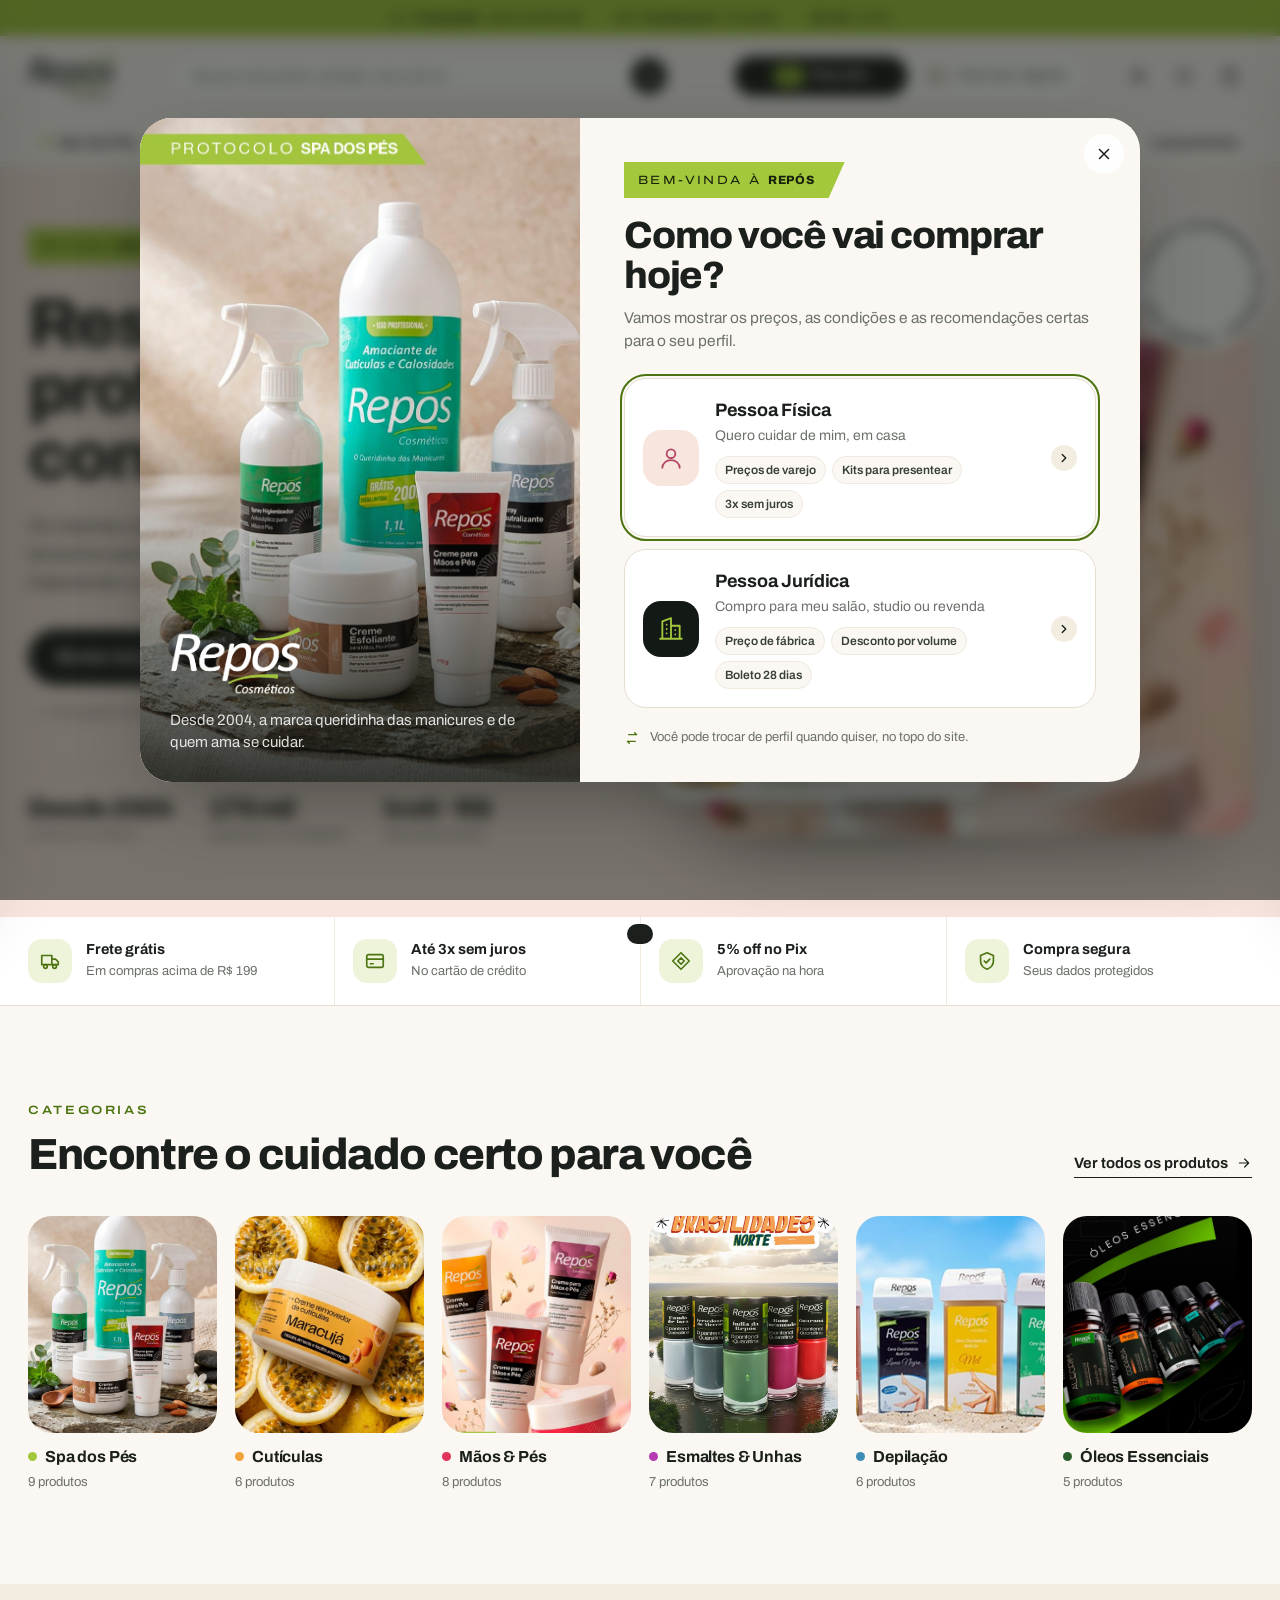
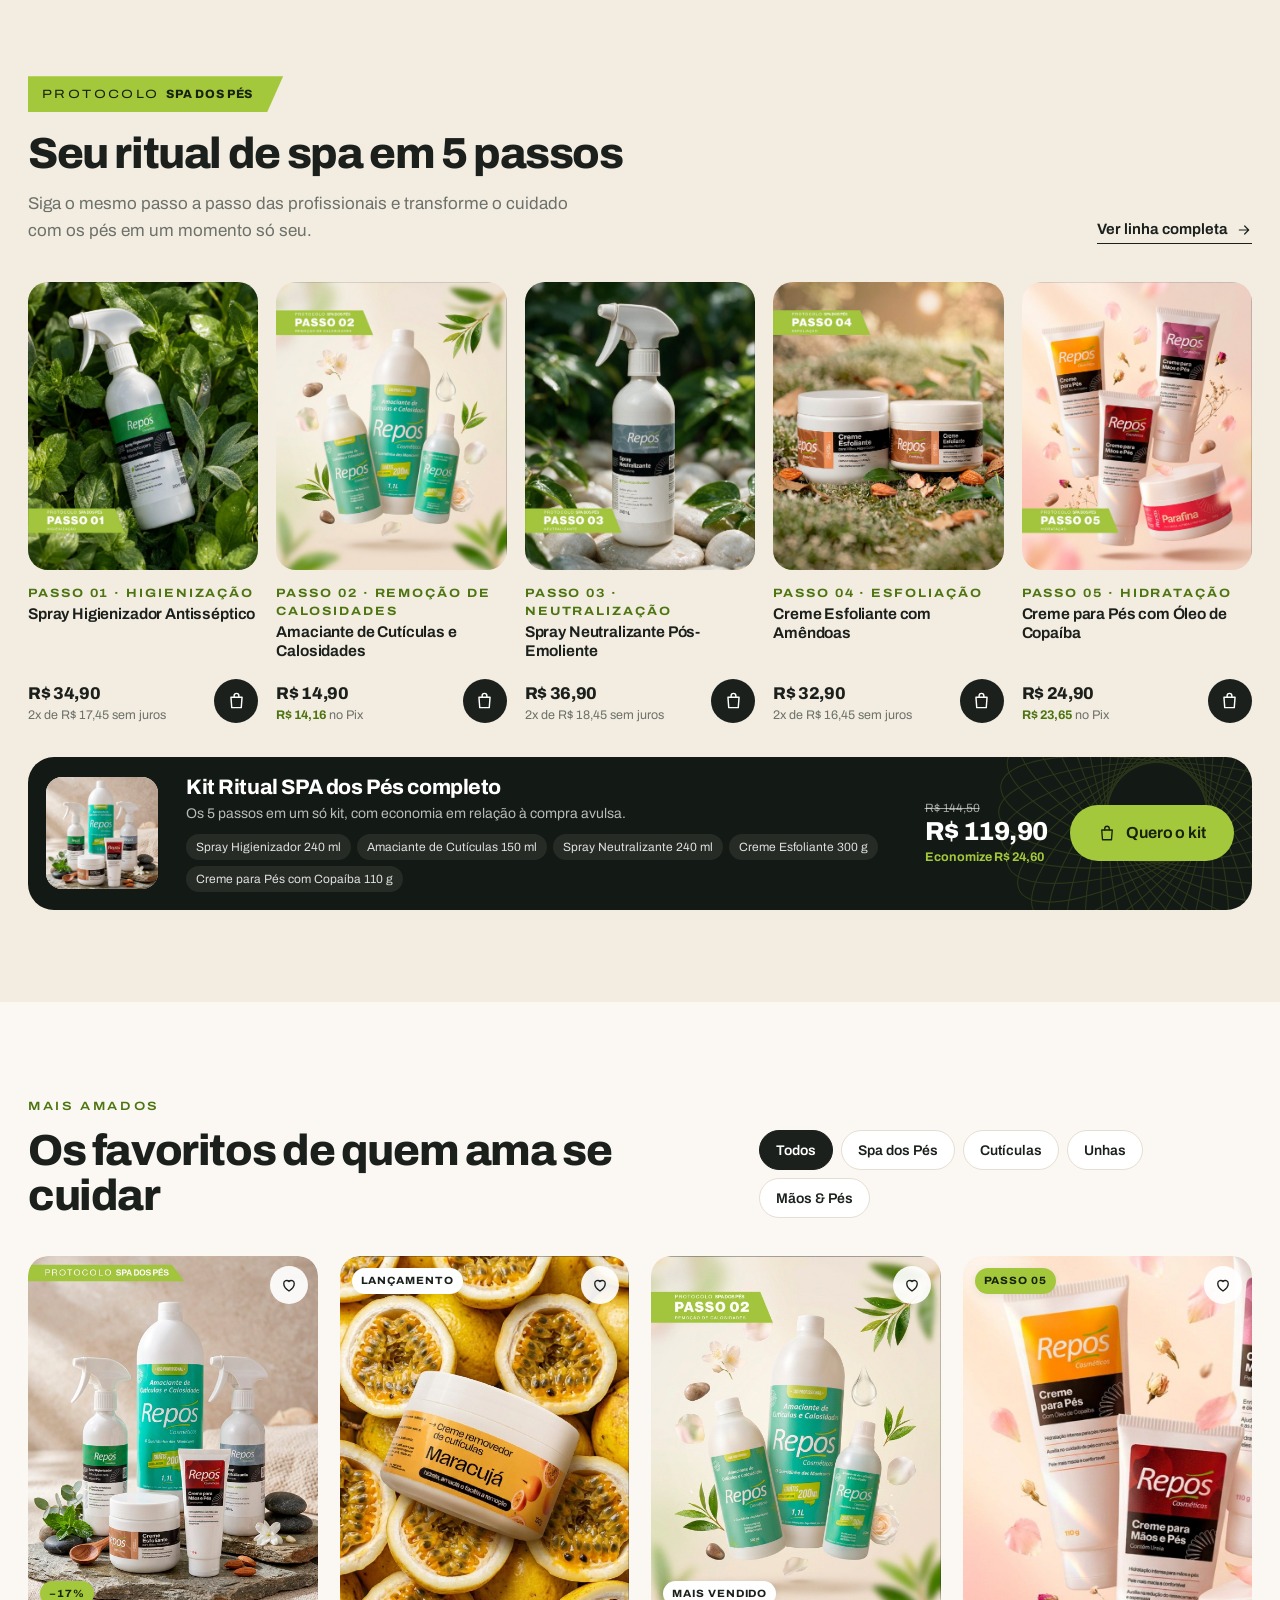
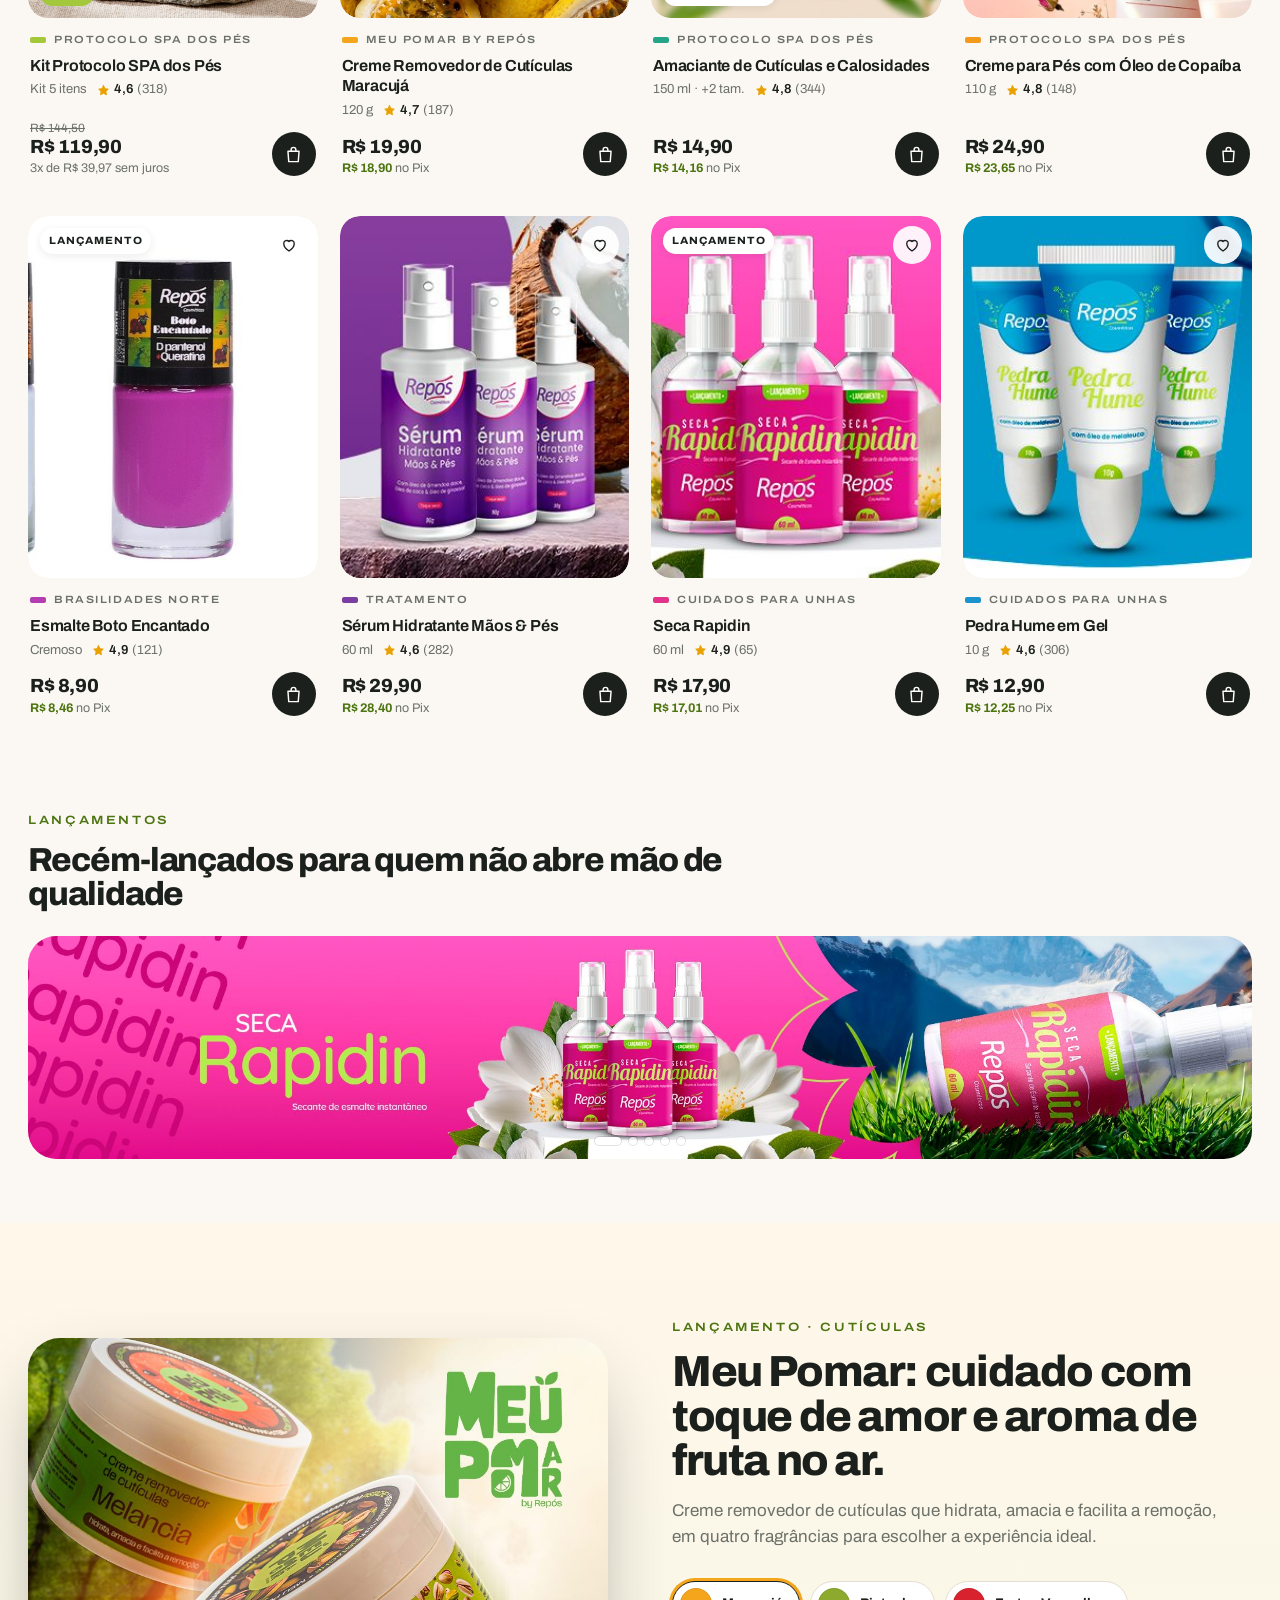
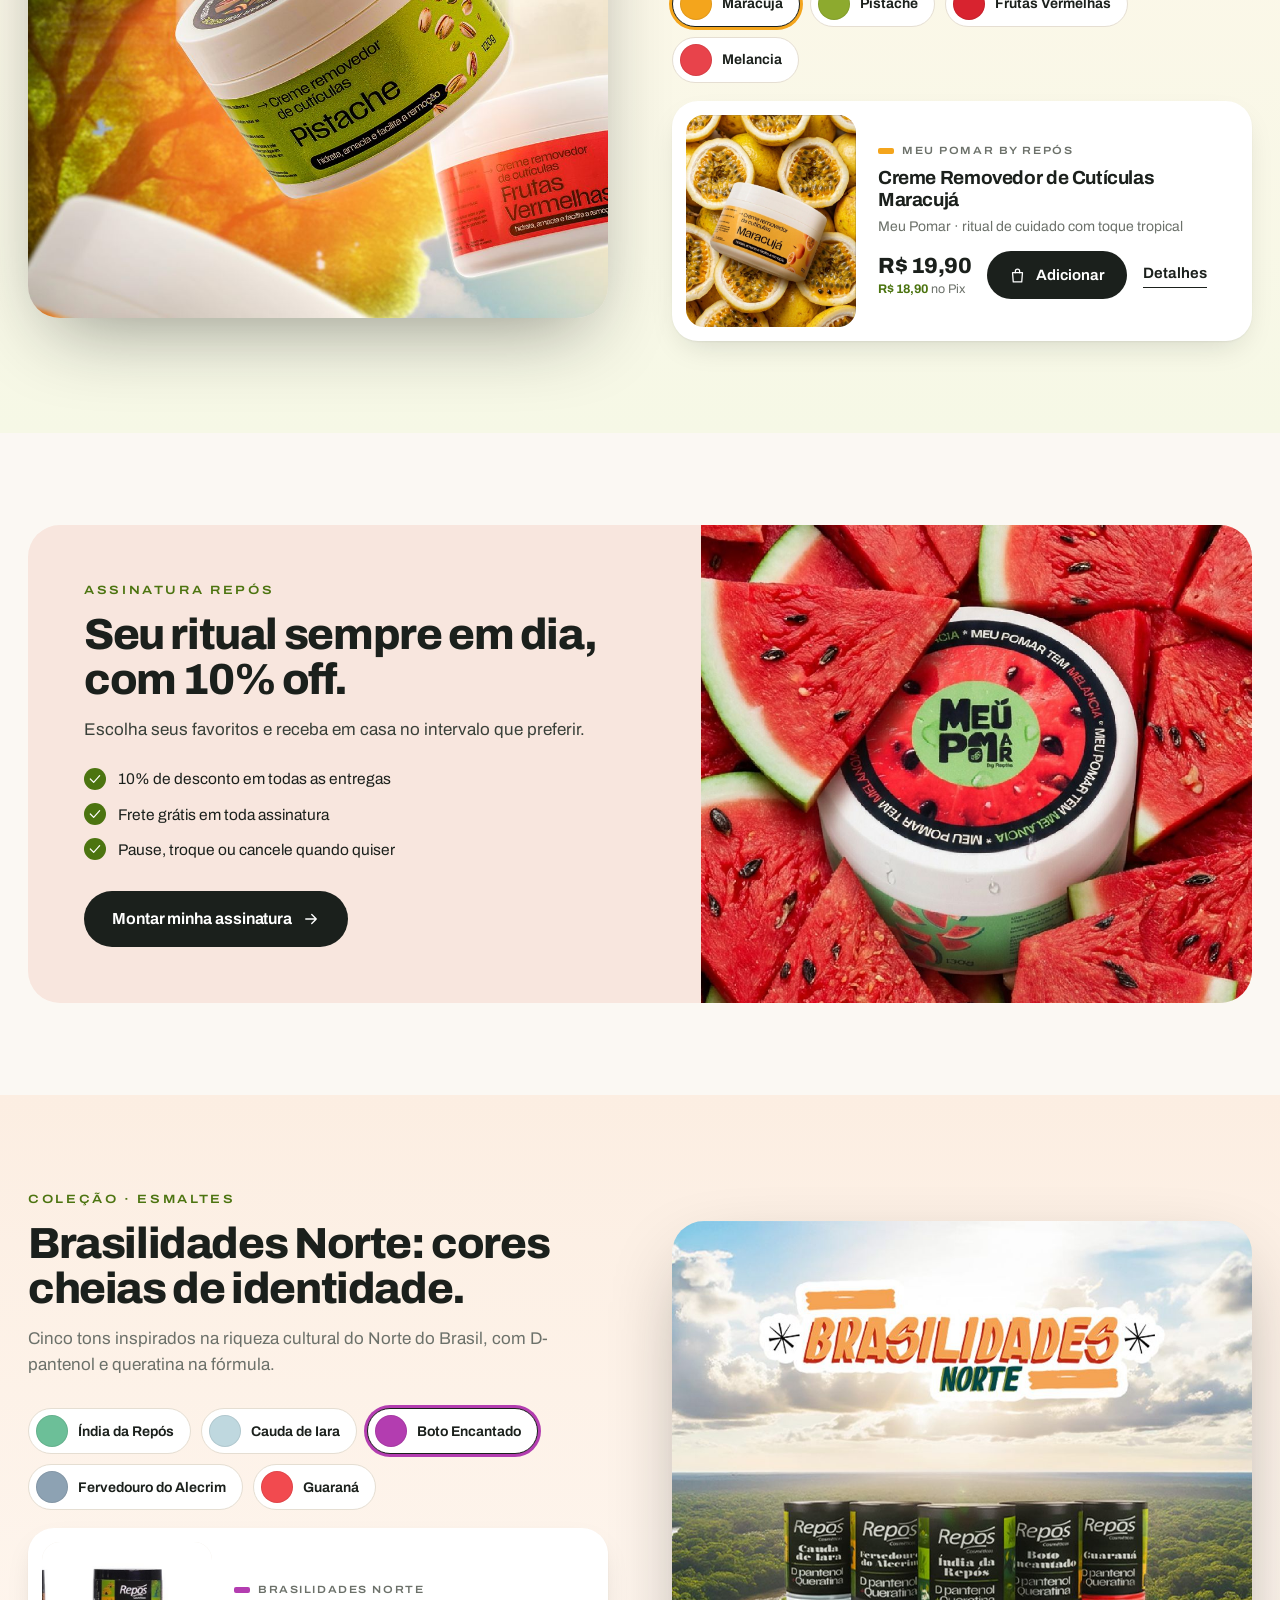
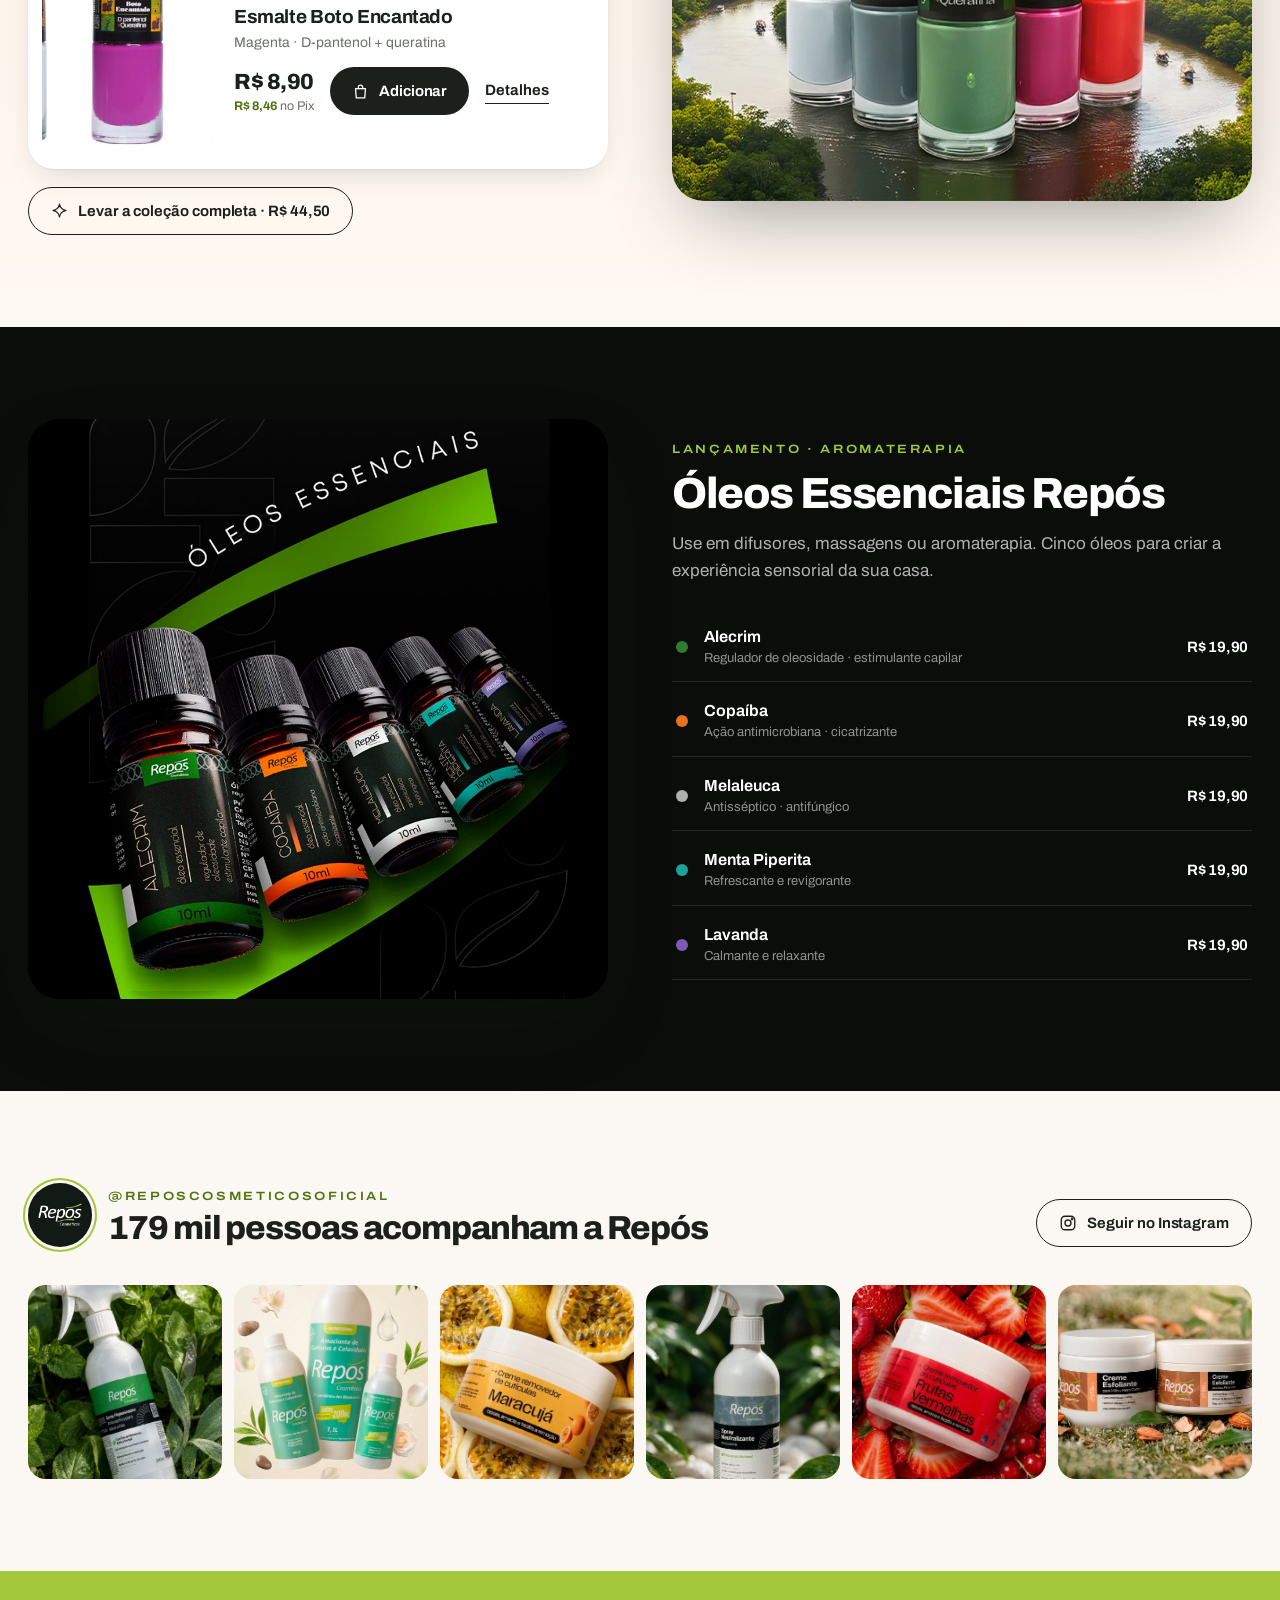
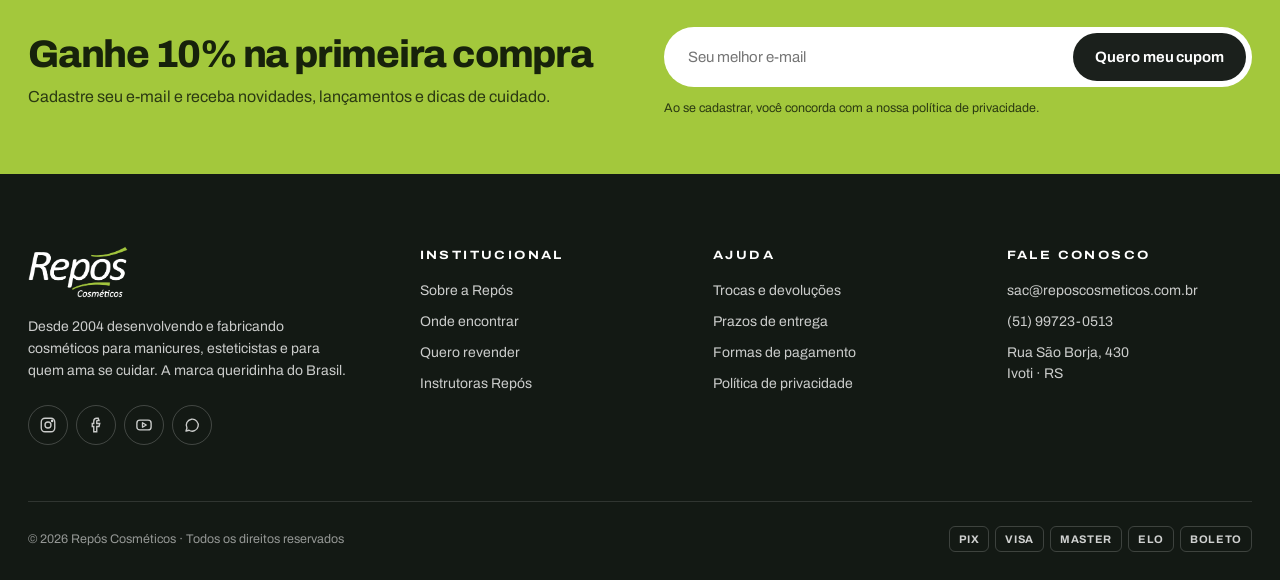
<file: index.html>
<!doctype html>
<html lang="pt-BR">
<head>
<meta charset="utf-8">
<meta name="viewport" content="width=device-width, initial-scale=1">
<title>Repós Cosméticos — A marca queridinha do Brasil</title>
<meta name="description" content="Protótipo de e-commerce Repós Cosméticos com experiência personalizada para Pessoa Física e Pessoa Jurídica.">
<link rel="preconnect" href="https://fonts.googleapis.com">
<link rel="preconnect" href="https://fonts.gstatic.com" crossorigin>
<link href="https://fonts.googleapis.com/css2?family=Archivo:ital,wdth,wght@0,62..125,100..900;1,62..125,100..900&display=swap" rel="stylesheet">
<link rel="stylesheet" href="css/style.css">
</head>
<body class="pf">

<!-- Barra de avisos: muda conforme o perfil -->
<div class="bar" role="region" aria-label="Avisos">
  <div class="wrap" data-only="pf">
    <span><svg class="ic" width="15" height="15" viewBox="0 0 24 24" fill="none" stroke="currentColor" stroke-width="1.8" stroke-linecap="round" stroke-linejoin="round"><path d="M3 6h11v10H3zM14 10h4l3 3v3h-7"/><circle cx="7" cy="18" r="2"/><circle cx="17" cy="18" r="2"/></svg><b>Frete grátis</b> acima de R$ 199</span>
    <span>Até <b>3x sem juros</b> no cartão</span>
    <span><b>5% off</b> no Pix</span>
  </div>
  <div class="wrap" data-only="pj">
    <span><svg class="ic" width="15" height="15" viewBox="0 0 24 24" fill="none" stroke="currentColor" stroke-width="1.8" stroke-linecap="round" stroke-linejoin="round"><path d="M4 21V5l8-3v19M12 9h8v12M2 21h20"/></svg><b>Preço de fábrica</b> para CNPJ</span>
    <span>Pedido mínimo <b>R$ 300</b></span>
    <span>Boleto faturado em <b>28 dias</b></span>
    <span>Descontos de até <b>14%</b> por volume</span>
  </div>
</div>

<header class="hdr">
  <div class="wrap hdr-main">
    <button class="ibtn menu-btn" data-open="menu" aria-label="Abrir menu"><svg class="ic" width="22" height="22" viewBox="0 0 24 24" fill="none" stroke="currentColor" stroke-width="1.8" stroke-linecap="round"><path d="M4 7h16M4 12h16M4 17h16"/></svg></button>
    <a class="logo" href="#/" aria-label="Repós Cosméticos — início"><img src="assets/img/logo-dark.png" alt="Repós Cosméticos" width="88" height="46"></a>
    <form class="search" role="search" id="searchForm">
      <label class="sr" for="q">Buscar produtos</label>
      <input id="q" type="search" placeholder="Buscar amaciante, esmalte, cera roll-on…" autocomplete="off">
      <button type="submit" aria-label="Buscar"><svg class="ic" width="17" height="17" viewBox="0 0 24 24" fill="none" stroke="currentColor" stroke-width="2.2" stroke-linecap="round"><circle cx="11" cy="11" r="7"/><path d="m20 20-3.5-3.5"/></svg></button>
    </form>
    <div class="who" role="group" aria-label="Perfil de compra">
      <span class="thumb" aria-hidden="true"></span>
      <button data-set="pf" aria-label="Comprar como Pessoa Física"><em>PF</em>Para mim</button>
      <button data-set="pj" aria-label="Comprar como Pessoa Jurídica"><em>PJ</em>Para meu negócio</button>
    </div>
    <div class="icons">
      <button class="ibtn hide-m" data-toast="account" aria-label="Minha conta"><svg class="ic" width="22" height="22" viewBox="0 0 24 24" fill="none" stroke="currentColor" stroke-width="1.7" stroke-linecap="round"><circle cx="12" cy="8" r="4"/><path d="M4 21c0-4 3.6-7 8-7s8 3 8 7"/></svg></button>
      <button class="ibtn hide-m" data-toast="favs" aria-label="Favoritos"><svg class="ic" width="22" height="22" viewBox="0 0 24 24" fill="none" stroke="currentColor" stroke-width="1.7" stroke-linejoin="round"><path d="M12 20s-7-4.4-7-10a4 4 0 0 1 7-2.6A4 4 0 0 1 19 10c0 5.6-7 10-7 10Z"/></svg></button>
      <button class="ibtn" data-open="cart" aria-label="Abrir sacola"><svg class="ic" width="22" height="22" viewBox="0 0 24 24" fill="none" stroke="currentColor" stroke-width="1.7" stroke-linejoin="round"><path d="M5 8h14l-1 13H6L5 8Z"/><path d="M9 8V6a3 3 0 0 1 6 0v2"/></svg><span class="count" id="cartCount">0</span></button>
    </div>
  </div>
  <nav class="nav" aria-label="Categorias">
    <div class="wrap" id="navLinks"></div>
  </nav>
</header>

<main id="app" tabindex="-1"></main>

<footer class="ftr">
  <div class="wrap">
    <div class="ftr-in">
      <div>
        <a class="logo" href="#/"><img src="assets/img/logo-white.png" alt="Repós Cosméticos" width="100" height="52"></a>
        <p>Desde 2004 desenvolvendo e fabricando cosméticos para manicures, esteticistas e para quem ama se cuidar. A marca queridinha do Brasil.</p>
        <div class="social">
          <a href="#" data-toast="social" aria-label="Instagram"><svg class="ic" width="18" height="18" viewBox="0 0 24 24" fill="none" stroke="currentColor" stroke-width="1.8"><rect x="3" y="3" width="18" height="18" rx="5"/><circle cx="12" cy="12" r="4"/><circle cx="17.5" cy="6.5" r=".8" fill="currentColor"/></svg></a>
          <a href="#" data-toast="social" aria-label="Facebook"><svg class="ic" width="18" height="18" viewBox="0 0 24 24" fill="none" stroke="currentColor" stroke-width="1.8" stroke-linecap="round"><path d="M15 3h-2a4 4 0 0 0-4 4v3H7v4h2v7h4v-7h3l1-4h-4V7a1 1 0 0 1 1-1h2Z"/></svg></a>
          <a href="#" data-toast="social" aria-label="YouTube"><svg class="ic" width="18" height="18" viewBox="0 0 24 24" fill="none" stroke="currentColor" stroke-width="1.8" stroke-linejoin="round"><rect x="2.5" y="5.5" width="19" height="13" rx="4"/><path d="m10 9 5 3-5 3Z"/></svg></a>
          <a href="#" data-toast="whats" aria-label="WhatsApp"><svg class="ic" width="18" height="18" viewBox="0 0 24 24" fill="none" stroke="currentColor" stroke-width="1.8" stroke-linejoin="round"><path d="M4 20l1.3-3.9A8 8 0 1 1 8 19z"/></svg></a>
        </div>
      </div>
      <div>
        <h4>Institucional</h4>
        <ul>
          <li><a href="#" data-toast="page">Sobre a Repós</a></li>
          <li><a href="#" data-toast="page">Onde encontrar</a></li>
          <li><a href="#" data-set="pj">Quero revender</a></li>
          <li><a href="#" data-toast="page">Instrutoras Repós</a></li>
        </ul>
      </div>
      <div>
        <h4>Ajuda</h4>
        <ul>
          <li><a href="#" data-toast="page">Trocas e devoluções</a></li>
          <li><a href="#" data-toast="page">Prazos de entrega</a></li>
          <li><a href="#" data-toast="page">Formas de pagamento</a></li>
          <li><a href="#" data-toast="page">Política de privacidade</a></li>
        </ul>
      </div>
      <div>
        <h4>Fale conosco</h4>
        <ul>
          <li>sac@reposcosmeticos.com.br</li>
          <li>(51) 99723-0513</li>
          <li>Rua São Borja, 430<br>Ivoti · RS</li>
        </ul>
      </div>
    </div>
    <div class="ftr-bottom">
      <span>© 2026 Repós Cosméticos · Todos os direitos reservados</span>
      <div class="pays" aria-label="Formas de pagamento"><span>PIX</span><span>VISA</span><span>MASTER</span><span>ELO</span><span>BOLETO</span></div>
    </div>
  </div>
</footer>

<div class="scrim" data-close></div>

<!-- Sacola -->
<aside class="drawer" id="cart" aria-label="Sacola de compras" aria-hidden="true">
  <div class="dr-hd">
    <h2><span data-only="pf">Sua sacola</span><span data-only="pj">Seu pedido</span> <small id="cartItemsLbl"></small></h2>
    <button class="ibtn" data-close aria-label="Fechar"><svg class="ic" width="20" height="20" viewBox="0 0 24 24" fill="none" stroke="currentColor" stroke-width="1.8" stroke-linecap="round"><path d="M6 6l12 12M18 6 6 18"/></svg></button>
  </div>
  <div class="dr-body" id="cartBody"></div>
  <div class="dr-ft" id="cartFoot"></div>
</aside>

<!-- Menu mobile -->
<aside class="drawer left" id="menu" aria-label="Menu" aria-hidden="true">
  <div class="dr-hd">
    <img src="assets/img/logo-dark.png" alt="Repós Cosméticos" style="height:34px;width:auto">
    <button class="ibtn" data-close aria-label="Fechar"><svg class="ic" width="20" height="20" viewBox="0 0 24 24" fill="none" stroke="currentColor" stroke-width="1.8" stroke-linecap="round"><path d="M6 6l12 12M18 6 6 18"/></svg></button>
  </div>
  <div class="dr-body"><nav class="menu-links" id="menuLinks"></nav></div>
</aside>

<!-- Pop-up de perfil PF / PJ -->
<div class="gate" id="gate" role="dialog" aria-modal="true" aria-labelledby="gateTitle">
  <div class="gate-card">
    <button class="gate-x" data-gate-close aria-label="Fechar e continuar como Pessoa Física"><svg class="ic" width="18" height="18" viewBox="0 0 24 24" fill="none" stroke="currentColor" stroke-width="2" stroke-linecap="round"><path d="M6 6l12 12M18 6 6 18"/></svg></button>
    <div class="gate-media">
      <img class="bg" src="assets/img/kit-spa.jpg" alt="Linha Protocolo SPA dos Pés Repós">
      <div class="cap">
        <img src="assets/img/logo-white.png" alt="Repós Cosméticos">
        <p>Desde 2004, a marca queridinha das manicures e de quem ama se cuidar.</p>
      </div>
    </div>
    <div class="gate-body">
      <span class="flag">Bem-vinda à <b>Repós</b></span>
      <h2 id="gateTitle">Como você vai comprar hoje?</h2>
      <p>Vamos mostrar os preços, as condições e as recomendações certas para o seu perfil.</p>
      <div class="choices">
        <button class="choice" data-choose="pf">
          <span class="ci-ic"><svg class="ic" width="26" height="26" viewBox="0 0 24 24" fill="none" stroke="currentColor" stroke-width="1.7" stroke-linecap="round"><circle cx="12" cy="8" r="4"/><path d="M4 21c0-4 3.6-7 8-7s8 3 8 7"/></svg></span>
          <span>
            <b>Pessoa Física</b>
            <span class="d">Quero cuidar de mim, em casa</span>
            <ul><li>Preços de varejo</li><li>Kits para presentear</li><li>3x sem juros</li></ul>
          </span>
          <span class="go"><svg class="ic" width="14" height="14" viewBox="0 0 24 24" fill="none" stroke="currentColor" stroke-width="2.4" stroke-linecap="round" stroke-linejoin="round"><path d="m9 6 6 6-6 6"/></svg></span>
        </button>
        <div>
          <button class="choice" data-choose="pj">
            <span class="ci-ic"><svg class="ic" width="26" height="26" viewBox="0 0 24 24" fill="none" stroke="currentColor" stroke-width="1.7" stroke-linecap="round" stroke-linejoin="round"><path d="M4 21V5l8-3v19M12 9h8v12M8 8h.01M8 12h.01M8 16h.01M16 13h.01M16 17h.01M2 21h20"/></svg></span>
            <span>
              <b>Pessoa Jurídica</b>
              <span class="d">Compro para meu salão, studio ou revenda</span>
              <ul><li>Preço de fábrica</li><li>Desconto por volume</li><li>Boleto 28 dias</li></ul>
            </span>
            <span class="go"><svg class="ic" width="14" height="14" viewBox="0 0 24 24" fill="none" stroke="currentColor" stroke-width="2.4" stroke-linecap="round" stroke-linejoin="round"><path d="m9 6 6 6-6 6"/></svg></span>
          </button>
          <div class="cnpj" id="cnpjBox">
            <div>
              <form class="inner" id="cnpjForm" novalidate>
                <label for="cnpjInput">Informe o CNPJ para liberar os preços profissionais</label>
                <div class="row">
                  <input id="cnpjInput" inputmode="numeric" autocomplete="off" placeholder="00.000.000/0000-00" maxlength="18">
                  <button class="btn btn-lime" type="submit">Ver preços</button>
                </div>
                <div class="msg" id="cnpjMsg" aria-live="polite"></div>
                <button type="button" class="later" data-pj-later>Informar depois e continuar como PJ</button>
              </form>
            </div>
          </div>
        </div>
      </div>
      <div class="gate-foot"><svg class="ic" width="16" height="16" viewBox="0 0 24 24" fill="none" stroke="currentColor" stroke-width="2" stroke-linecap="round" stroke-linejoin="round"><path d="M7 7h12l-3-3M17 17H5l3 3"/></svg>Você pode trocar de perfil quando quiser, no topo do site.</div>
    </div>
  </div>
</div>

<div class="toast" id="toast" role="status" aria-live="polite"></div>

<script src="js/data.js"></script>
<script src="js/app.js"></script>
</body>
</html>
</file>
<file: css/style.css>
/* Repós Cosméticos — protótipo de e-commerce B2C / B2B */

:root {
  --lime: #A3C83C;
  --lime-2: #93B92E;
  --lime-ink: #4C7410;
  --lime-soft: #EEF4DA;
  --ink: #1B201C;
  --ink-2: #394039;
  --mute: #6C716A;
  --line: #E5DED2;
  --line-2: #EFE9DF;
  --bg: #FBF8F3;
  --paper: #FFFFFF;
  --sand: #F3ECE1;
  --blush: #F8E6DE;
  --peach: #FCEEE2;
  --deep: #131914;
  --hero-bg: var(--blush);
  --bar-bg: var(--lime);
  --bar-ink: var(--ink);
  --r: 20px;
  --shadow: 0 1px 2px rgba(19, 25, 20, .05), 0 12px 32px -12px rgba(19, 25, 20, .18);
  --shadow-lg: 0 30px 80px -24px rgba(19, 25, 20, .45);
  --ff: 'Archivo', system-ui, -apple-system, 'Segoe UI', sans-serif;
  --ease: cubic-bezier(.2, .8, .2, 1);
}
body.pj { --hero-bg: #EFE8DC; --bar-bg: var(--deep); --bar-ink: #E9F2CF; }

* { box-sizing: border-box; margin: 0; padding: 0; }
html { -webkit-text-size-adjust: 100%; }
body { font-family: var(--ff); background: var(--bg); color: var(--ink); font-size: 15px; line-height: 1.5; -webkit-font-smoothing: antialiased; overflow-x: hidden; }
img { display: block; max-width: 100%; }
button { font: inherit; color: inherit; background: none; border: 0; cursor: pointer; }
a { color: inherit; text-decoration: none; }
input, select, textarea { font: inherit; color: inherit; }
ul { list-style: none; }
:focus-visible { outline: 2.5px solid var(--lime-ink); outline-offset: 2px; border-radius: 6px; }
.wrap { max-width: 1320px; margin: 0 auto; padding: 0 28px; }
.sr { position: absolute; width: 1px; height: 1px; overflow: hidden; clip: rect(0 0 0 0); white-space: nowrap; }
.ic { flex: none; }

body.pf [data-only="pj"], body.pj [data-only="pf"] { display: none !important; }

/* ---------- Tipografia e componentes base ---------- */
.h1 { font-size: clamp(40px, 5.3vw, 76px); line-height: .98; letter-spacing: -.038em; font-weight: 800; }
.h2 { font-size: clamp(30px, 3.4vw, 48px); line-height: 1.03; letter-spacing: -.032em; font-weight: 800; }
.h3 { font-size: 22px; line-height: 1.15; letter-spacing: -.02em; font-weight: 700; }
.lead { color: var(--mute); font-size: 17px; line-height: 1.55; max-width: 560px; margin-top: 14px; }
.eyebrow { display: inline-block; font-stretch: 118%; text-transform: uppercase; letter-spacing: .22em; font-size: 12px; font-weight: 600; color: var(--lime-ink); margin-bottom: 14px; }
.eyebrow.light { color: var(--lime); }

/* O "flag" reproduz o selo verde dos posts do Protocolo SPA dos Pés */
.flag { display: inline-flex; align-items: baseline; gap: .55em; background: var(--lime); color: #17220B; font-stretch: 122%; text-transform: uppercase; letter-spacing: .2em; font-size: 12px; font-weight: 400; padding: 9px 30px 9px 14px; clip-path: polygon(0 0, 100% 0, calc(100% - 16px) 100%, 0 100%); white-space: nowrap; }
.flag b { font-weight: 800; letter-spacing: .06em; font-stretch: 100%; }
.flag.sm { font-size: 10.5px; padding: 6px 22px 6px 10px; clip-path: polygon(0 0, 100% 0, calc(100% - 11px) 100%, 0 100%); }
.flag.dark { background: var(--deep); color: var(--lime); }

/* Sublinhado em "swoosh", inspirado nos traços verdes do logotipo */
.sw { position: relative; white-space: nowrap; display: inline-block; z-index: 0; }
.sw::after { content: ""; position: absolute; left: -3%; right: -6%; bottom: -.1em; height: .3em; z-index: -1; background: url("data:image/svg+xml,%3Csvg xmlns='http://www.w3.org/2000/svg' viewBox='0 0 200 24' preserveAspectRatio='none'%3E%3Cpath d='M2 21C58 8 128 3 198 3l-1.5 6.5C128 9.5 62 14 5 23.5Z' fill='%23A3C83C'/%3E%3C/svg%3E") no-repeat center / 100% 100%; }

.btn { display: inline-flex; align-items: center; justify-content: center; gap: 10px; height: 48px; padding: 0 22px; border-radius: 999px; font-weight: 650; font-size: 15px; letter-spacing: -.005em; white-space: nowrap; transition: background .25s, color .25s, transform .25s var(--ease), box-shadow .25s; }
.btn:active { transform: scale(.98); }
.btn-lg { height: 56px; padding: 0 28px; font-size: 16px; }
.btn-dark { background: var(--ink); color: #fff; }
.btn-dark:hover { background: #000; box-shadow: 0 10px 24px -10px rgba(0, 0, 0, .5); }
.btn-lime { background: var(--lime); color: #17220B; }
.btn-lime:hover { background: var(--lime-2); box-shadow: 0 10px 24px -10px rgba(110, 150, 20, .7); }
.btn-ghost { border: 1.5px solid var(--ink); }
.btn-ghost:hover { background: var(--ink); color: #fff; }
.btn-white { background: #fff; color: var(--ink); }
.btn-white:hover { background: var(--lime); }
.btn-block { width: 100%; }
.btn[disabled] { opacity: .45; cursor: not-allowed; box-shadow: none; }
.link-arrow { display: inline-flex; gap: 8px; align-items: center; font-weight: 650; border-bottom: 1.5px solid currentColor; padding-bottom: 2px; white-space: nowrap; }
.link-arrow .ic { transition: transform .25s var(--ease); }
.link-arrow:hover .ic { transform: translateX(3px); }

/* Moldura de imagem com recorte focal (ver fr() no app.js) */
.fr { position: relative; overflow: hidden; background: var(--sand); width: 100%; }
.fr-in { position: absolute; inset: 0; transition: transform .7s var(--ease); }
.fr img { position: absolute; max-width: none; height: auto; user-select: none; }

/* ---------- Barra de avisos ---------- */
.bar { background: var(--bar-bg); color: var(--bar-ink); font-size: 12.5px; transition: background .45s, color .45s; }
.bar .wrap { display: flex; align-items: center; justify-content: center; gap: 34px; height: 36px; white-space: nowrap; overflow: hidden; }
.bar span { display: inline-flex; gap: 8px; align-items: center; }
.bar b { font-weight: 700; }
.bar .ic { opacity: .8; }

/* ---------- Header ---------- */
.hdr { position: sticky; top: 0; z-index: 60; background: rgba(251, 248, 243, .9); backdrop-filter: saturate(1.4) blur(14px); -webkit-backdrop-filter: saturate(1.4) blur(14px); border-bottom: 1px solid var(--line); }
.hdr-main { display: grid; grid-template-columns: auto minmax(0, 1fr) auto auto; grid-template-areas: "logo search who icons"; align-items: center; gap: 28px; height: 80px; }
.logo { grid-area: logo; display: block; }
.logo img { height: 46px; width: auto; }
.hdr .menu-btn { grid-area: menu; display: none; }
.search { grid-area: search; position: relative; max-width: 500px; width: 100%; justify-self: center; }
.search input { width: 100%; height: 46px; border-radius: 999px; border: 1px solid var(--line); background: #fff; padding: 0 52px 0 20px; font-size: 14.5px; transition: border-color .2s, box-shadow .2s; }
.search input:focus { outline: none; border-color: var(--ink); box-shadow: 0 0 0 4px rgba(163, 200, 60, .35); }
.search button { position: absolute; right: 5px; top: 5px; width: 36px; height: 36px; border-radius: 50%; background: var(--ink); color: #fff; display: grid; place-items: center; }

.who { grid-area: who; position: relative; display: grid; grid-template-columns: 1fr 1fr; background: #fff; border: 1px solid var(--line); border-radius: 999px; padding: 4px; }
.who button { position: relative; z-index: 1; height: 40px; padding: 0 16px; border-radius: 999px; font-size: 13px; font-weight: 650; white-space: nowrap; color: var(--mute); display: flex; align-items: center; justify-content: center; gap: 8px; transition: color .35s; }
.who button em { font-style: normal; font-size: 10.5px; font-weight: 700; letter-spacing: .08em; padding: 2px 6px; border-radius: 6px; background: var(--line-2); color: var(--mute); transition: background .35s, color .35s; }
.who .thumb { position: absolute; top: 4px; bottom: 4px; left: 4px; width: calc(50% - 4px); border-radius: 999px; background: var(--ink); transition: transform .45s var(--ease); }
body.pj .who .thumb { transform: translateX(100%); }
body.pf .who [data-set="pf"], body.pj .who [data-set="pj"] { color: #fff; }
body.pf .who [data-set="pf"] em, body.pj .who [data-set="pj"] em { background: var(--lime); color: #17220B; }

.icons { grid-area: icons; display: flex; gap: 2px; align-items: center; }
.ibtn { width: 44px; height: 44px; border-radius: 50%; display: grid; place-items: center; position: relative; transition: background .2s; }
.ibtn:hover { background: var(--sand); }
.count { position: absolute; top: 3px; right: 1px; background: var(--lime); color: #17220B; font-size: 11px; font-weight: 800; min-width: 19px; height: 19px; border-radius: 10px; display: grid; place-items: center; padding: 0 5px; border: 2px solid var(--bg); }
.count.bump { animation: bump .45s var(--ease); }
@keyframes bump { 40% { transform: scale(1.35); } }

.nav { border-top: 1px solid var(--line-2); }
.nav .wrap { display: flex; align-items: center; gap: 4px; height: 50px; overflow-x: auto; scrollbar-width: none; }
.nav .wrap::-webkit-scrollbar { display: none; }
.nav a { padding: 8px 14px; border-radius: 999px; font-size: 14px; font-weight: 550; white-space: nowrap; display: inline-flex; align-items: center; gap: 8px; transition: background .2s; }
.nav a i { width: 8px; height: 8px; border-radius: 50%; background: var(--c); }
.nav a:hover, .nav a.on { background: var(--sand); }
.nav .grow { flex: 1; }
.nav .hl { color: var(--lime-ink); font-weight: 700; }
.nav .hl.pj-hl { background: var(--deep); color: var(--lime); }

/* ---------- Hero ---------- */
.hero { background: var(--hero-bg); position: relative; overflow: hidden; transition: background .5s; }
.hero::before { content: ""; position: absolute; width: 760px; height: 760px; right: -160px; top: -260px; border-radius: 50%; background: radial-gradient(closest-side, rgba(255, 255, 255, .7), rgba(255, 255, 255, 0)); pointer-events: none; }
.hero-in { position: relative; display: grid; grid-template-columns: 1.05fr .95fr; gap: 64px; align-items: center; padding-top: 60px; padding-bottom: 72px; }
.hero-txt .flag { margin-bottom: 26px; }
.hero-p { font-size: 18px; line-height: 1.55; color: var(--ink-2); max-width: 540px; margin-top: 24px; }
.ctas { display: flex; flex-wrap: wrap; gap: 12px; margin-top: 32px; }
.micro { display: flex; flex-wrap: wrap; gap: 6px 18px; margin-top: 18px; font-size: 13px; color: var(--mute); }
.micro span { display: inline-flex; align-items: center; gap: 6px; }
.micro .ic { color: var(--lime-ink); }
.stats { display: grid; grid-template-columns: repeat(3, auto); justify-content: start; gap: 36px; margin-top: 44px; padding-top: 26px; border-top: 1px solid rgba(27, 32, 28, .12); }
.stats b { display: block; font-size: 26px; font-weight: 800; letter-spacing: -.03em; line-height: 1.1; }
.stats span { font-size: 13px; color: var(--mute); }

.hero-media { position: relative; }
.hero-media > .fr { border-radius: 30px; box-shadow: var(--shadow-lg); }
.seal { position: absolute; top: -26px; right: -18px; width: 138px; height: 138px; display: grid; place-items: center; }
.seal svg.ring { position: absolute; inset: 0; animation: spin 28s linear infinite; }
.seal .core { width: 78px; height: 78px; border-radius: 50%; background: var(--deep); display: grid; place-items: center; box-shadow: var(--shadow); }
.seal .core img { width: 54px; }
.seal text { font-size: 9px; font-weight: 700; letter-spacing: .16em; fill: var(--ink); font-stretch: 115%; }
@keyframes spin { to { transform: rotate(360deg); } }
.float-card { position: absolute; left: -44px; bottom: 34px; width: 330px; background: rgba(255, 255, 255, .94); backdrop-filter: blur(10px); border-radius: 22px; padding: 12px; display: grid; grid-template-columns: 76px 1fr; gap: 14px; align-items: center; box-shadow: var(--shadow-lg); transition: transform .35s var(--ease); }
.float-card:hover { transform: translateY(-4px); }
.float-card .fr { border-radius: 14px; }
.float-card .fc-k { display: block; font-size: 11px; letter-spacing: .14em; text-transform: uppercase; color: var(--mute); font-stretch: 112%; }
.float-card b { display: block; font-size: 14.5px; line-height: 1.25; margin: 3px 0 6px; letter-spacing: -.01em; }
.float-card .pr b { font-size: 18px; margin: 0; }

/* ---------- Faixa de benefícios ---------- */
.perks { border-bottom: 1px solid var(--line); background: var(--paper); }
.perks ul { display: grid; grid-template-columns: repeat(4, 1fr); }
.perks li { display: flex; align-items: center; gap: 14px; padding: 22px 18px; border-left: 1px solid var(--line-2); }
.perks li:first-child { border-left: 0; padding-left: 0; }
.perks .pi { width: 44px; height: 44px; border-radius: 14px; display: grid; place-items: center; background: var(--lime-soft); color: var(--lime-ink); flex: none; }
.perks b { display: block; font-size: 14.5px; line-height: 1.25; }
.perks span { font-size: 13px; color: var(--mute); }

/* ---------- Seções ---------- */
.sec { padding: 92px 0; }
.sec-sm { padding: 64px 0; }
.sec-hd { display: flex; align-items: flex-end; justify-content: space-between; gap: 24px; margin-bottom: 38px; }
.sec-hd .h2 { max-width: 760px; }

.cats { display: grid; grid-template-columns: repeat(6, minmax(0, 1fr)); gap: 18px; }
.cat { display: flex; flex-direction: column; gap: 12px; }
.cat .fr { border-radius: 24px; }
.cat:hover .fr-in { transform: scale(1.05); }
.cat b { font-size: 16px; font-weight: 700; letter-spacing: -.01em; display: flex; align-items: center; gap: 8px; }
.cat b i { width: 9px; height: 9px; border-radius: 50%; background: var(--c); }
.cat small { color: var(--mute); font-size: 13px; margin-top: -8px; }

/* Carrossel de lançamentos */
.slides { position: relative; border-radius: 28px; overflow: hidden; background: var(--sand); }
.slides-track { display: flex; overflow-x: auto; scroll-snap-type: x mandatory; scrollbar-width: none; scroll-behavior: smooth; }
.slides-track::-webkit-scrollbar { display: none; }
.slide { flex: 0 0 100%; scroll-snap-align: start; aspect-ratio: 1920 / 350; position: relative; }
.slide img { width: 100%; height: 100%; object-fit: cover; }
.dots { position: absolute; left: 0; right: 0; bottom: 14px; display: flex; justify-content: center; gap: 8px; }
.dots button { width: 8px; height: 8px; border-radius: 99px; background: rgba(255, 255, 255, .6); box-shadow: 0 0 0 1px rgba(0, 0, 0, .12); transition: width .35s var(--ease), background .3s; }
.dots button.on { width: 26px; background: #fff; }
.slides .nav-arr { position: absolute; top: 50%; translate: 0 -50%; width: 44px; height: 44px; border-radius: 50%; background: rgba(255, 255, 255, .92); display: grid; place-items: center; box-shadow: var(--shadow); opacity: 0; transition: opacity .3s; }
.slides:hover .nav-arr { opacity: 1; }
.slides .prev { left: 16px; } .slides .next { right: 16px; }
.slides .prev .ic { transform: rotate(180deg); }

/* ---------- Card de produto ---------- */
.grid { display: grid; grid-template-columns: repeat(4, minmax(0, 1fr)); gap: 40px 22px; }
.grid.g3 { grid-template-columns: repeat(3, minmax(0, 1fr)); }
.card { position: relative; display: flex; flex-direction: column; }
.card .ph { position: relative; display: block; border-radius: 20px; overflow: hidden; }
.card .ph .fr { border-radius: 20px; }
.card:hover .fr-in { transform: scale(1.045); }
.tags { position: absolute; top: 12px; left: 12px; display: flex; gap: 6px; flex-wrap: wrap; pointer-events: none; }
.tag { font-size: 10.5px; font-weight: 750; letter-spacing: .09em; text-transform: uppercase; background: #fff; color: var(--ink); padding: 5px 9px; border-radius: 999px; box-shadow: 0 2px 8px rgba(0, 0, 0, .08); font-stretch: 108%; }
.tag.lime { background: var(--lime); color: #17220B; }
.tag.dark { background: var(--deep); color: #fff; }
.fav { position: absolute; top: 10px; right: 10px; width: 38px; height: 38px; border-radius: 50%; background: rgba(255, 255, 255, .92); display: grid; place-items: center; transition: transform .25s var(--ease), color .2s; z-index: 2; }
.fav:hover { transform: scale(1.08); }
.fav.on { color: #D6304F; }
.fav.on svg path { fill: currentColor; }
.cb { padding: 14px 2px 0; display: flex; flex-direction: column; flex: 1; }
.line { display: flex; align-items: center; gap: 8px; font-size: 10.5px; letter-spacing: .15em; text-transform: uppercase; color: var(--mute); font-stretch: 115%; font-weight: 600; }
.line i { width: 16px; height: 6px; border-radius: 2px; background: var(--c); flex: none; }
.card h3 { font-size: 16px; font-weight: 650; line-height: 1.28; letter-spacing: -.012em; margin-top: 8px; }
.card h3 a:hover { text-decoration: underline; text-decoration-thickness: 1.5px; text-underline-offset: 3px; }
.meta { font-size: 13px; color: var(--mute); margin-top: 4px; display: flex; flex-wrap: wrap; gap: 4px 10px; align-items: center; }
.stars { display: inline-flex; align-items: center; gap: 4px; color: var(--ink); font-weight: 600; }
.stars .ic { color: #E9A100; }
.rend { display: inline-flex; align-items: center; gap: 5px; font-size: 12px; font-weight: 600; color: var(--lime-ink); background: var(--lime-soft); border-radius: 6px; padding: 2px 7px; }
.buyrow { display: flex; align-items: flex-end; justify-content: space-between; gap: 10px; margin-top: auto; padding-top: 12px; }
.pr { display: flex; flex-direction: column; line-height: 1.2; min-width: 0; }
.pr b { font-size: 19px; font-weight: 800; letter-spacing: -.02em; white-space: nowrap; }
.pr b em { font-style: normal; font-size: 12px; font-weight: 600; color: var(--mute); margin-left: 2px; }
.pr small { font-size: 12.5px; color: var(--mute); margin-top: 3px; }
.pr small strong { color: var(--lime-ink); font-weight: 700; }
.pr s { font-size: 12px; color: var(--mute); }
.pr .pj-lbl { font-size: 10px; letter-spacing: .14em; text-transform: uppercase; font-weight: 700; color: var(--lime-ink); margin-bottom: 2px; font-stretch: 112%; }
.add { flex: none; height: 44px; min-width: 44px; padding: 0 12px; border-radius: 999px; background: var(--ink); color: #fff; display: inline-flex; align-items: center; justify-content: center; gap: 6px; font-size: 13px; font-weight: 700; transition: background .2s, transform .25s var(--ease); }
.add:hover { background: var(--lime); color: #17220B; }
.add:active { transform: scale(.94); }
body.pj .add { background: var(--lime); color: #17220B; }
body.pj .add:hover { background: var(--ink); color: #fff; }

/* Abas de filtro rápido */
.tabs { display: flex; gap: 8px; flex-wrap: wrap; }
.tabs button { height: 40px; padding: 0 16px; border-radius: 999px; border: 1px solid var(--line); background: #fff; font-size: 14px; font-weight: 600; transition: all .2s; }
.tabs button:hover { border-color: var(--ink); }
.tabs button.on { background: var(--ink); border-color: var(--ink); color: #fff; }

/* ---------- Protocolo SPA dos Pés ---------- */
.proto { background: var(--sand); }
.steps { display: grid; grid-template-columns: repeat(5, minmax(0, 1fr)); gap: 18px; counter-reset: s; }
.step { display: flex; flex-direction: column; gap: 14px; }
.step .ph .fr { border-radius: 20px; }
.step:hover .fr-in { transform: scale(1.04); }
.step .sn { font-size: 12px; font-weight: 700; letter-spacing: .16em; text-transform: uppercase; color: var(--lime-ink); font-stretch: 115%; }
.step h4 { font-size: 15.5px; line-height: 1.25; font-weight: 650; letter-spacing: -.01em; margin-top: 2px; }
.step .buyrow { padding-top: 4px; }
.step .pr b { font-size: 17px; }
.kitbar { display: grid; grid-template-columns: auto 1fr auto; gap: 28px; align-items: center; background: var(--deep); color: #fff; border-radius: 26px; padding: 18px 18px 18px 18px; margin-top: 34px; position: relative; overflow: hidden; }
.kitbar .fr { width: 112px; border-radius: 16px; }
.kitbar h3 { font-size: 21px; font-weight: 750; letter-spacing: -.02em; line-height: 1.15; }
.kitbar p { color: rgba(255, 255, 255, .7); font-size: 14px; margin-top: 4px; }
.kitbar .kv { display: flex; align-items: center; gap: 22px; position: relative; z-index: 1; }
.kitbar .pr b { font-size: 26px; color: #fff; }
.kitbar .pr s, .kitbar .pr small { color: rgba(255, 255, 255, .6); }
.kitbar .pr small strong { color: var(--lime); }
.kitbar .fan { position: absolute; right: -70px; top: -110px; width: 330px; color: var(--lime); opacity: .16; pointer-events: none; }
.chips-inline { display: flex; flex-wrap: wrap; gap: 6px; margin-top: 10px; }
.chips-inline span { font-size: 12px; padding: 4px 10px; border-radius: 999px; background: rgba(255, 255, 255, .08); color: rgba(255, 255, 255, .85); }

/* ---------- Seletores de coleção (Meu Pomar / Brasilidades) ---------- */
.feature-in { display: grid; grid-template-columns: 1fr 1fr; gap: 64px; align-items: center; }
.feature-media .fr { border-radius: 32px; box-shadow: var(--shadow-lg); }
.pomar { background: linear-gradient(180deg, #FFF7EA 0%, #F6F8E6 100%); }
.brasil { background: linear-gradient(180deg, var(--peach) 0%, #FFF9F3 100%); }
.pk { margin-top: 30px; }
.pk-sw { display: flex; flex-wrap: wrap; gap: 10px; }
.sw-btn { display: inline-flex; align-items: center; gap: 10px; height: 46px; padding: 0 16px 0 7px; border-radius: 999px; background: #fff; border: 1.5px solid var(--line); font-weight: 650; font-size: 14px; transition: border-color .2s, box-shadow .2s, transform .25s var(--ease); }
.sw-btn i { width: 32px; height: 32px; border-radius: 50%; background: var(--s); box-shadow: inset 0 0 0 1px rgba(0, 0, 0, .08); }
.sw-btn:hover { transform: translateY(-2px); }
.sw-btn.on { border-color: var(--ink); box-shadow: 0 0 0 3px var(--s); }
.pk-card { display: grid; grid-template-columns: 170px 1fr; gap: 22px; align-items: center; background: #fff; border-radius: 26px; padding: 14px 22px 14px 14px; margin-top: 18px; box-shadow: var(--shadow); animation: fadeUp .45s var(--ease); }
.pk-card .fr { border-radius: 18px; }
.pk-card h3 { font-size: 19px; line-height: 1.2; letter-spacing: -.02em; margin: 8px 0 4px; }
.pk-card p { color: var(--mute); font-size: 14px; }
.pk-card .row { display: flex; align-items: center; gap: 16px; margin-top: 14px; flex-wrap: wrap; }
.pk-card .pr b { font-size: 22px; }
@keyframes fadeUp { from { opacity: 0; transform: translateY(10px); } }
.note-pj { display: flex; gap: 12px; align-items: center; margin-top: 18px; padding: 14px 16px; border-radius: 16px; background: var(--deep); color: #fff; font-size: 14px; }
.note-pj .ic { color: var(--lime); }
.note-pj b { color: var(--lime); }

/* ---------- Bandas de perfil ---------- */
.band-pj { background: var(--deep); color: #fff; position: relative; overflow: hidden; }
.band-pj .lead { color: rgba(255, 255, 255, .7); }
.band-pj .fan { position: absolute; left: -120px; bottom: -160px; width: 520px; color: var(--lime); opacity: .12; }
.tiers-cards { display: grid; grid-template-columns: repeat(3, minmax(0, 1fr)); gap: 18px; margin-top: 44px; position: relative; }
.tcard { border: 1px solid rgba(255, 255, 255, .14); border-radius: 26px; padding: 28px; display: flex; flex-direction: column; gap: 16px; background: rgba(255, 255, 255, .03); }
.tcard.best { border-color: var(--lime); background: rgba(163, 200, 60, .08); box-shadow: 0 0 0 1px var(--lime); }
.tcard .tt { display: flex; align-items: center; justify-content: space-between; }
.tcard h3 { font-size: 24px; letter-spacing: -.02em; }
.tcard .min { font-size: 14px; color: rgba(255, 255, 255, .65); }
.tcard .off { font-size: 44px; font-weight: 800; letter-spacing: -.04em; line-height: 1; color: var(--lime); }
.tcard .off small { font-size: 15px; font-weight: 600; color: rgba(255, 255, 255, .7); letter-spacing: 0; margin-left: 6px; }
.tcard ul { display: grid; gap: 10px; font-size: 14.5px; color: rgba(255, 255, 255, .86); }
.tcard li { display: flex; gap: 10px; align-items: flex-start; }
.tcard li .ic { color: var(--lime); margin-top: 2px; }
.band-pj .ctas { margin-top: 36px; }

.band-pf { padding: 92px 0; }
.sub-card { display: grid; grid-template-columns: 1.1fr .9fr; border-radius: 32px; overflow: hidden; background: var(--blush); }
.sub-card .txt { padding: 56px; display: flex; flex-direction: column; justify-content: center; }
.sub-card ul { display: grid; gap: 12px; margin-top: 24px; }
.sub-card li { display: flex; gap: 12px; align-items: center; font-size: 15.5px; }
.sub-card li .ic { color: #fff; background: var(--lime-ink); border-radius: 50%; padding: 3px; width: 22px; height: 22px; }
.sub-card .ctas { margin-top: 30px; }
.sub-card .media { position: relative; min-height: 420px; }
.sub-card .media img { position: absolute; inset: 0; width: 100%; height: 100%; object-fit: cover; }

/* ---------- Banda de óleos ---------- */
.oleos-band { background: #0B0D0B; color: #fff; }
.oleos-band .lead { color: rgba(255, 255, 255, .68); }
.oil-list { display: grid; gap: 4px; margin-top: 28px; }
.oil-list a { display: grid; grid-template-columns: 14px 1fr auto; gap: 14px; align-items: center; padding: 13px 4px; border-bottom: 1px solid rgba(255, 255, 255, .1); transition: padding .3s var(--ease), color .2s; }
.oil-list a:hover { padding-left: 12px; color: var(--lime); }
.oil-list i { width: 12px; height: 12px; border-radius: 50%; background: var(--c); }
.oil-list b { font-size: 16px; font-weight: 650; }
.oil-list span { font-size: 13px; color: rgba(255, 255, 255, .55); display: block; }
.oil-list .pr b { font-size: 15px; }
.oil-list .pr em { color: rgba(255, 255, 255, .5); }
.oleos-band .feature-media .fr { background: #000; }

/* ---------- Instagram ---------- */
.ig-grid { display: grid; grid-template-columns: repeat(6, minmax(0, 1fr)); gap: 12px; }
.ig-grid a { position: relative; border-radius: 18px; overflow: hidden; display: block; }
.ig-grid a::after { content: ""; position: absolute; inset: 0; background: rgba(19, 25, 20, 0); transition: background .3s; }
.ig-grid a:hover::after { background: rgba(19, 25, 20, .35); }
.ig-grid a .ic { position: absolute; z-index: 1; left: 50%; top: 50%; translate: -50% -50%; color: #fff; opacity: 0; transition: opacity .3s; }
.ig-grid a:hover .ic { opacity: 1; }
.ig-hd { display: flex; align-items: center; gap: 16px; }
.ig-av { width: 64px; height: 64px; border-radius: 50%; background: var(--deep); display: grid; place-items: center; box-shadow: 0 0 0 3px var(--bg), 0 0 0 5px var(--lime); }
.ig-av img { width: 44px; }

/* ---------- Newsletter ---------- */
.news { background: var(--lime); }
.news-in { display: grid; grid-template-columns: 1fr 1fr; gap: 48px; align-items: center; padding-top: 56px; padding-bottom: 56px; }
.news .h2 { font-size: clamp(28px, 3vw, 40px); color: #17220B; }
.news p { color: #2B3A12; margin-top: 10px; font-size: 16px; }
.news form { display: flex; gap: 10px; background: #fff; border-radius: 999px; padding: 6px; }
.news input { flex: 1; min-width: 0; border: 0; background: none; padding: 0 18px; font-size: 15px; }
.news input:focus { outline: none; }
.news small { display: block; margin-top: 12px; color: #2B3A12; font-size: 12.5px; }

/* ---------- Footer ---------- */
.ftr { background: var(--deep); color: rgba(255, 255, 255, .78); padding: 72px 0 28px; font-size: 14px; }
.ftr-in { display: grid; grid-template-columns: 1.4fr repeat(3, 1fr); gap: 48px; }
.ftr .logo img { height: 52px; }
.ftr p { margin-top: 18px; max-width: 320px; line-height: 1.6; }
.ftr h4 { color: #fff; font-size: 12px; letter-spacing: .2em; text-transform: uppercase; font-stretch: 118%; margin-bottom: 16px; }
.ftr ul { display: grid; gap: 10px; }
.ftr a:hover { color: var(--lime); }
.ftr .social { display: flex; gap: 8px; margin-top: 22px; }
.ftr .social a { width: 40px; height: 40px; border-radius: 50%; border: 1px solid rgba(255, 255, 255, .2); display: grid; place-items: center; }
.ftr .social a:hover { background: var(--lime); color: var(--deep); border-color: var(--lime); }
.ftr-bottom { display: flex; justify-content: space-between; align-items: center; gap: 20px; flex-wrap: wrap; border-top: 1px solid rgba(255, 255, 255, .12); margin-top: 56px; padding-top: 24px; font-size: 12.5px; color: rgba(255, 255, 255, .55); }
.pays { display: flex; gap: 6px; flex-wrap: wrap; }
.pays span { border: 1px solid rgba(255, 255, 255, .18); border-radius: 6px; padding: 4px 9px; font-weight: 700; font-size: 11px; letter-spacing: .06em; color: rgba(255, 255, 255, .8); }

/* ---------- Listagem ---------- */
.crumbs { display: flex; gap: 8px; align-items: center; font-size: 13px; color: var(--mute); padding: 22px 0 0; flex-wrap: wrap; }
.crumbs a:hover { color: var(--ink); text-decoration: underline; }
.crumbs .ic { opacity: .5; }
.lst-hd { margin-top: 18px; border-radius: 30px; overflow: hidden; display: grid; grid-template-columns: 1.2fr .8fr; background: color-mix(in srgb, var(--c) 16%, #fff); min-height: 230px; }
.lst-hd .txt { padding: 40px 44px; display: flex; flex-direction: column; justify-content: center; }
.lst-hd .txt p { color: var(--ink-2); max-width: 520px; margin-top: 10px; font-size: 16px; }
.lst-hd .media { position: relative; align-self: center; }
.lst-hd .media .fr { background: transparent; }
.lst { display: grid; grid-template-columns: 250px minmax(0, 1fr); gap: 44px; padding: 36px 0 96px; }
.filters { align-self: start; position: sticky; top: 150px; display: grid; gap: 28px; }
.fgrp h4 { font-size: 12px; letter-spacing: .18em; text-transform: uppercase; font-stretch: 115%; margin-bottom: 12px; color: var(--mute); }
.fgrp a, .fgrp label { display: flex; align-items: center; gap: 10px; padding: 7px 10px; margin: 0 -10px; border-radius: 10px; font-size: 14.5px; cursor: pointer; transition: background .2s; }
.fgrp a:hover, .fgrp label:hover { background: var(--sand); }
.fgrp a.on { background: var(--ink); color: #fff; }
.fgrp a i { width: 9px; height: 9px; border-radius: 50%; background: var(--c); }
.fgrp a small { margin-left: auto; color: var(--mute); }
.fgrp a.on small { color: rgba(255, 255, 255, .6); }
.fgrp input[type=checkbox] { width: 18px; height: 18px; accent-color: var(--ink); }
.toolbar { display: flex; align-items: center; justify-content: space-between; gap: 16px; margin-bottom: 24px; flex-wrap: wrap; }
.toolbar .cnt { color: var(--mute); font-size: 14px; }
.toolbar .cnt b { color: var(--ink); }
.sel { height: 42px; border-radius: 999px; border: 1px solid var(--line); background: #fff; padding: 0 38px 0 16px; font-size: 14px; font-weight: 600; appearance: none; background-image: url("data:image/svg+xml,%3Csvg xmlns='http://www.w3.org/2000/svg' width='12' height='12' viewBox='0 0 24 24' fill='none' stroke='%231B201C' stroke-width='2.5'%3E%3Cpath d='m6 9 6 6 6-6'/%3E%3C/svg%3E"); background-repeat: no-repeat; background-position: right 14px center; cursor: pointer; }
.filter-btn { display: none; }
.pj-strip { display: flex; align-items: center; gap: 14px; padding: 14px 18px; border-radius: 18px; background: var(--deep); color: #fff; margin-bottom: 26px; font-size: 14px; flex-wrap: wrap; }
.pj-strip .ic { color: var(--lime); }
.pj-strip b { color: var(--lime); }
.pj-strip .sp { flex: 1; }
.pj-strip .tier-pill { font-size: 12.5px; padding: 5px 10px; border-radius: 999px; background: rgba(255, 255, 255, .1); white-space: nowrap; }
.empty { text-align: center; padding: 80px 20px; color: var(--mute); }
.empty .h3 { color: var(--ink); margin-bottom: 8px; }

/* ---------- Página de produto ---------- */
.pdp { display: grid; grid-template-columns: minmax(0, 1.08fr) minmax(0, .92fr); gap: 60px; padding: 26px 0 80px; }
.gal { display: grid; grid-template-columns: 78px minmax(0, 1fr); gap: 16px; align-self: start; position: sticky; top: 150px; }
.thumbs { display: flex; flex-direction: column; gap: 10px; }
.thumbs button { border-radius: 14px; overflow: hidden; outline: 2px solid transparent; outline-offset: 2px; transition: outline-color .2s, opacity .2s; opacity: .7; }
.thumbs button:hover { opacity: 1; }
.thumbs button.on { outline-color: var(--ink); opacity: 1; }
.gal-main { position: relative; }
.gal-main .fr { border-radius: 28px; }
.gal-main .tags { top: 18px; left: 18px; }
.buy .flag { margin-bottom: 18px; }
.buy h1 { font-size: clamp(28px, 2.7vw, 40px); line-height: 1.06; letter-spacing: -.03em; font-weight: 800; }
.buy .sub { color: var(--mute); font-size: 16px; margin-top: 8px; }
.buy .meta { margin-top: 14px; font-size: 13.5px; gap: 8px 14px; }
.buy .meta .sku { color: var(--mute); }
.opt { margin-top: 24px; }
.opt-lbl { font-size: 13px; color: var(--mute); margin-bottom: 10px; }
.opt-lbl b { color: var(--ink); }
.chips { display: flex; gap: 8px; flex-wrap: wrap; }
.chip { position: relative; min-height: 46px; padding: 6px 18px; border-radius: 14px; border: 1.5px solid var(--line); background: #fff; font-weight: 650; display: inline-flex; flex-direction: column; justify-content: center; align-items: flex-start; line-height: 1.2; transition: border-color .2s, background .2s; }
.chip small { font-size: 11.5px; font-weight: 500; color: var(--mute); }
.chip:hover { border-color: var(--ink); }
.chip.on { border-color: var(--ink); box-shadow: inset 0 0 0 1px var(--ink); }
.chip .pro { position: absolute; top: -9px; right: 8px; font-size: 9.5px; font-weight: 800; letter-spacing: .08em; text-transform: uppercase; background: var(--lime); color: #17220B; padding: 2px 7px; border-radius: 999px; }
.sibs { display: flex; gap: 10px; flex-wrap: wrap; }
.sib { width: 42px; height: 42px; border-radius: 50%; background: var(--s); box-shadow: inset 0 0 0 1px rgba(0, 0, 0, .1); outline: 2px solid transparent; outline-offset: 3px; transition: outline-color .2s, transform .2s var(--ease); }
.sib:hover { transform: scale(1.08); }
.sib.on { outline-color: var(--ink); }

.pricebox { margin-top: 26px; border: 1px solid var(--line); border-radius: 24px; padding: 22px; background: #fff; }
.pb-top { display: flex; align-items: flex-end; justify-content: space-between; gap: 16px; flex-wrap: wrap; }
.big-price { font-size: 38px; font-weight: 800; letter-spacing: -.035em; line-height: 1; }
.big-price em { font-style: normal; font-size: 16px; font-weight: 600; color: var(--mute); letter-spacing: 0; margin-left: 4px; }
.pb-sub { font-size: 14px; color: var(--mute); margin-top: 8px; }
.pb-sub strong { color: var(--lime-ink); }
.pb-lbl { font-size: 11px; letter-spacing: .16em; text-transform: uppercase; font-weight: 700; color: var(--lime-ink); margin-bottom: 8px; font-stretch: 115%; display: flex; align-items: center; gap: 6px; }
.save-pill { font-size: 12.5px; font-weight: 700; padding: 6px 11px; border-radius: 999px; background: var(--lime-soft); color: var(--lime-ink); }
.modes { display: grid; gap: 8px; margin-top: 18px; }
.mode { display: grid; grid-template-columns: 20px 1fr auto; gap: 12px; align-items: center; padding: 12px 14px; border-radius: 14px; border: 1.5px solid var(--line); cursor: pointer; transition: border-color .2s, background .2s; }
.mode input { accent-color: var(--ink); width: 18px; height: 18px; }
.mode.on { border-color: var(--ink); background: var(--bg); }
.mode b { font-size: 14.5px; }
.mode span { display: block; font-size: 12.5px; color: var(--mute); }
.mode .mp { font-weight: 750; }
.tiers { width: 100%; border-collapse: collapse; margin-top: 18px; font-size: 14px; }
.tiers th { text-align: left; font-size: 11px; letter-spacing: .12em; text-transform: uppercase; color: var(--mute); font-weight: 650; padding: 0 12px 8px; }
.tiers td { padding: 11px 12px; border-top: 1px solid var(--line-2); }
.tiers td:last-child, .tiers th:last-child { text-align: right; }
.tiers tr.on td { background: var(--lime-soft); font-weight: 700; }
.tiers tr.on td:first-child { border-radius: 10px 0 0 10px; }
.tiers tr.on td:last-child { border-radius: 0 10px 10px 0; }
.tiers tr.on + tr td { border-top-color: transparent; }
.seg { display: inline-grid; grid-auto-flow: column; background: var(--sand); border-radius: 999px; padding: 4px; gap: 2px; }
.seg button { height: 36px; padding: 0 14px; border-radius: 999px; font-size: 13.5px; font-weight: 650; color: var(--mute); }
.seg button.on { background: #fff; color: var(--ink); box-shadow: 0 1px 4px rgba(0, 0, 0, .1); }
.buyline { display: flex; gap: 10px; margin-top: 18px; align-items: stretch; }
.buyline .btn { flex: 1; height: 54px; }
.qty { display: inline-flex; align-items: center; border: 1.5px solid var(--line); border-radius: 999px; height: 54px; background: #fff; flex: none; }
.qty button { width: 44px; height: 100%; display: grid; place-items: center; border-radius: 999px; }
.qty button:hover { background: var(--sand); }
.qty input { width: 52px; text-align: center; border: 0; background: none; font-weight: 750; font-size: 16px; -moz-appearance: textfield; }
.qty input::-webkit-inner-spin-button { -webkit-appearance: none; }
.qty input:focus { outline: none; }
.qty.sm { height: 38px; } .qty.sm button { width: 32px; } .qty.sm input { width: 36px; font-size: 14px; }
.calc-line { display: flex; justify-content: space-between; gap: 12px; font-size: 14px; padding: 10px 0; border-top: 1px dashed var(--line); margin-top: 16px; }
.calc-line + .calc-line { margin-top: 0; }
.calc-line b { font-weight: 750; }
.calc-line .pos { color: var(--lime-ink); }
.pj-extras { display: grid; grid-template-columns: 1fr 1fr; gap: 10px; margin-top: 16px; }
.pj-extras .sel { width: 100%; }
.dl { display: flex; gap: 8px 18px; flex-wrap: wrap; margin-top: 16px; font-size: 13.5px; }
.dl a { display: inline-flex; gap: 6px; align-items: center; font-weight: 600; color: var(--ink-2); border-bottom: 1px solid var(--line); padding-bottom: 1px; }
.dl a:hover { color: var(--ink); border-color: var(--ink); }
.ship { display: flex; gap: 8px; margin-top: 16px; }
.ship input { flex: 1; min-width: 0; height: 46px; border-radius: 999px; border: 1px solid var(--line); padding: 0 18px; background: #fff; }
.ship input:focus { outline: none; border-color: var(--ink); }
.ship-res { margin-top: 10px; display: grid; gap: 6px; font-size: 13.5px; }
.ship-res div { display: flex; justify-content: space-between; padding: 9px 12px; background: var(--bg); border-radius: 10px; }
.trust { display: grid; grid-template-columns: repeat(3, 1fr); gap: 10px; margin-top: 20px; }
.trust div { display: flex; gap: 10px; align-items: center; font-size: 12.5px; line-height: 1.3; color: var(--ink-2); }
.trust .ic { color: var(--lime-ink); }

.details { display: grid; grid-template-columns: minmax(0, 1.08fr) minmax(0, .92fr); gap: 60px; padding-bottom: 80px; }
.acc details { border-top: 1px solid var(--line); }
.acc details:last-child { border-bottom: 1px solid var(--line); }
.acc summary { list-style: none; display: flex; justify-content: space-between; align-items: center; padding: 20px 0; font-size: 18px; font-weight: 700; letter-spacing: -.015em; cursor: pointer; }
.acc summary::-webkit-details-marker { display: none; }
.acc summary .ic { transition: transform .3s var(--ease); }
.acc details[open] summary .ic { transform: rotate(45deg); }
.acc .ab { padding: 0 0 24px; color: var(--ink-2); font-size: 15.5px; line-height: 1.65; }
.acc .ab ul { display: grid; gap: 8px; }
.acc .ab li { display: flex; gap: 10px; }
.acc .ab li .ic { color: var(--lime-ink); margin-top: 3px; }
.spec { width: 100%; border-collapse: collapse; }
.spec td { padding: 10px 0; border-top: 1px solid var(--line-2); font-size: 14.5px; }
.spec td:first-child { color: var(--mute); width: 45%; }
.side-card { border-radius: 26px; padding: 28px; background: var(--sand); align-self: start; }
.side-card.dark { background: var(--deep); color: #fff; }
.side-card.dark .lead, .side-card.dark p { color: rgba(255, 255, 255, .7); }
.range { width: 100%; accent-color: var(--lime); margin: 18px 0 6px; height: 28px; }
.range-lbls { display: flex; justify-content: space-between; font-size: 12px; color: rgba(255, 255, 255, .5); }
.calc-out { display: grid; grid-template-columns: 1fr 1fr; gap: 10px; margin-top: 20px; }
.calc-out div { background: rgba(255, 255, 255, .06); border-radius: 16px; padding: 14px 16px; }
.calc-out b { display: block; font-size: 24px; font-weight: 800; letter-spacing: -.03em; color: var(--lime); }
.calc-out span { font-size: 12.5px; color: rgba(255, 255, 255, .65); }
.att-val { font-size: 40px; font-weight: 800; letter-spacing: -.04em; line-height: 1; margin-top: 18px; }
.att-val small { font-size: 15px; font-weight: 600; color: rgba(255, 255, 255, .6); letter-spacing: 0; margin-left: 6px; }
.rating-sum { display: flex; gap: 22px; align-items: center; margin: 14px 0 20px; }
.rating-sum .big { font-size: 52px; font-weight: 800; letter-spacing: -.04em; line-height: 1; }
.bars { flex: 1; display: grid; gap: 6px; font-size: 12px; color: var(--mute); }
.bars div { display: grid; grid-template-columns: 14px 1fr; gap: 8px; align-items: center; }
.bars i { height: 6px; border-radius: 3px; background: var(--line); overflow: hidden; display: block; }
.bars i::after { content: ""; display: block; height: 100%; width: var(--w); background: var(--ink); border-radius: 3px; }
.review { background: #fff; border-radius: 18px; padding: 16px 18px; margin-top: 10px; font-size: 14.5px; }
.review .who-r { display: flex; justify-content: space-between; font-size: 13px; color: var(--mute); margin-bottom: 6px; }
.review .who-r b { color: var(--ink); }
.review .st { color: #E9A100; letter-spacing: 1px; font-size: 13px; }

/* ---------- Sacola (drawer) ---------- */
.scrim { position: fixed; inset: 0; background: rgba(15, 19, 16, .48); opacity: 0; pointer-events: none; transition: opacity .35s; z-index: 90; }
.drawer { position: fixed; top: 0; right: 0; height: 100%; height: 100dvh; width: min(450px, 100%); background: var(--bg); z-index: 100; transform: translateX(105%); transition: transform .45s var(--ease); display: flex; flex-direction: column; box-shadow: var(--shadow-lg); }
.drawer.left { left: 0; right: auto; transform: translateX(-105%); width: min(360px, 88%); }
body.cart-open #cart, body.menu-open #menu { transform: none; }
body.cart-open .scrim, body.menu-open .scrim, body.filters-open .scrim { opacity: 1; pointer-events: auto; }
.dr-hd { display: flex; align-items: center; justify-content: space-between; padding: 20px 22px; border-bottom: 1px solid var(--line); }
.dr-hd h2 { font-size: 22px; letter-spacing: -.02em; display: flex; align-items: center; gap: 10px; }
.dr-hd h2 small { font-size: 13px; color: var(--mute); font-weight: 500; }
.dr-body { flex: 1; overflow-y: auto; padding: 18px 22px; }
.dr-ft { border-top: 1px solid var(--line); padding: 18px 22px 22px; background: #fff; }
.prog { background: #fff; border-radius: 16px; padding: 14px 16px; font-size: 13.5px; margin-bottom: 14px; border: 1px solid var(--line-2); }
.prog .track { height: 8px; border-radius: 4px; background: var(--line-2); margin-top: 10px; overflow: hidden; }
.prog .track i { display: block; height: 100%; background: var(--lime); border-radius: 4px; transition: width .5s var(--ease); }
.prog.ok { background: var(--lime-soft); border-color: transparent; }
.prog b { font-weight: 750; }
.ci { display: grid; grid-template-columns: 76px 1fr; gap: 14px; padding: 14px 0; border-bottom: 1px solid var(--line-2); }
.ci .fr { border-radius: 14px; }
.ci h4 { font-size: 14.5px; line-height: 1.25; font-weight: 650; }
.ci .cm { font-size: 12.5px; color: var(--mute); margin-top: 2px; }
.ci .cr { display: flex; align-items: center; justify-content: space-between; margin-top: 10px; gap: 10px; }
.ci .cp { text-align: right; line-height: 1.2; }
.ci .cp b { font-size: 15.5px; }
.ci .cp small { display: block; font-size: 11.5px; color: var(--mute); }
.ci .rm { font-size: 12px; color: var(--mute); text-decoration: underline; margin-top: 6px; }
.sum { display: grid; gap: 8px; font-size: 14.5px; margin-bottom: 16px; }
.sum div { display: flex; justify-content: space-between; }
.sum .tot { font-size: 18px; font-weight: 800; padding-top: 8px; border-top: 1px solid var(--line-2); }
.sum .pos { color: var(--lime-ink); font-weight: 650; }
.cart-empty { text-align: center; padding: 60px 10px; color: var(--mute); }
.cart-empty .ic { margin: 0 auto 14px; color: var(--line); }
.cart-empty b { display: block; color: var(--ink); font-size: 18px; margin-bottom: 6px; }
.menu-links { display: grid; gap: 2px; }
.menu-links a { display: flex; align-items: center; gap: 12px; padding: 13px 12px; border-radius: 12px; font-size: 16px; font-weight: 600; }
.menu-links a:hover { background: var(--sand); }
.menu-links a i { width: 10px; height: 10px; border-radius: 50%; background: var(--c); }

/* ---------- Pop-up PF / PJ ---------- */
.gate { position: fixed; inset: 0; z-index: 200; display: grid; place-items: center; padding: 20px; background: rgba(15, 19, 16, .55); backdrop-filter: blur(7px); -webkit-backdrop-filter: blur(7px); opacity: 0; pointer-events: none; transition: opacity .4s; }
body.gate-open .gate { opacity: 1; pointer-events: auto; }
body.gate-open { overflow: hidden; }
.gate-card { position: relative; width: min(1000px, 100%); max-height: calc(100dvh - 40px); display: grid; grid-template-columns: .88fr 1.12fr; background: var(--bg); border-radius: 32px; overflow: hidden; box-shadow: var(--shadow-lg); transform: translateY(18px) scale(.98); transition: transform .5s var(--ease); }
body.gate-open .gate-card { transform: none; }
.gate-media { position: relative; min-height: 600px; background: var(--sand); }
.gate-media img.bg { position: absolute; inset: 0; width: 100%; height: 100%; object-fit: cover; object-position: 0% 62%; }
.gate-media::after { content: ""; position: absolute; inset: 0; background: linear-gradient(180deg, rgba(15, 19, 16, 0) 45%, rgba(15, 19, 16, .82) 100%); }
.gate-media .cap { position: absolute; left: 30px; right: 30px; bottom: 28px; z-index: 1; color: #fff; }
.gate-media .cap img { width: 132px; margin-bottom: 14px; }
.gate-media .cap p { font-size: 15px; color: rgba(255, 255, 255, .85); line-height: 1.5; }
.gate-body { padding: 44px 44px 34px; overflow-y: auto; }
.gate-body h2 { font-size: clamp(28px, 3vw, 38px); line-height: 1.05; letter-spacing: -.032em; font-weight: 800; margin-top: 18px; }
.gate-body > p { color: var(--mute); margin-top: 10px; font-size: 15.5px; }
.choices { display: grid; gap: 12px; margin-top: 26px; }
.choice { display: grid; grid-template-columns: 56px 1fr 26px; gap: 16px; align-items: center; text-align: left; width: 100%; border: 1.5px solid var(--line); border-radius: 22px; padding: 18px; background: #fff; transition: border-color .25s, transform .3s var(--ease), box-shadow .25s; }
.choice:hover { border-color: var(--ink); transform: translateY(-2px); box-shadow: var(--shadow); }
.choice.sel { border-color: var(--ink); box-shadow: 0 0 0 4px rgba(163, 200, 60, .55); }
.choice .ci-ic { width: 56px; height: 56px; border-radius: 18px; display: grid; place-items: center; background: var(--blush); color: #B54867; }
.choice[data-choose="pj"] .ci-ic { background: var(--deep); color: var(--lime); }
.choice b { font-size: 18px; letter-spacing: -.015em; display: block; }
.choice .d { color: var(--mute); font-size: 14px; display: block; margin-top: 1px; }
.choice ul { display: flex; flex-wrap: wrap; gap: 6px; margin-top: 10px; }
.choice li { font-size: 12px; font-weight: 600; padding: 4px 9px; border-radius: 999px; background: var(--bg); border: 1px solid var(--line-2); color: var(--ink-2); }
.choice .go { width: 26px; height: 26px; border-radius: 50%; display: grid; place-items: center; background: var(--sand); transition: background .2s, transform .3s var(--ease); }
.choice:hover .go { background: var(--lime); transform: translateX(3px); }
.cnpj { display: grid; grid-template-rows: 0fr; transition: grid-template-rows .45s var(--ease); }
.cnpj.open { grid-template-rows: 1fr; }
.cnpj > div { overflow: hidden; }
.cnpj .inner { padding: 16px 18px 18px; margin-top: 2px; border-radius: 0 0 22px 22px; background: var(--deep); color: #fff; }
.cnpj label { font-size: 13px; color: rgba(255, 255, 255, .75); display: block; margin-bottom: 8px; }
.cnpj .row { display: flex; gap: 8px; }
.cnpj input { flex: 1; min-width: 0; height: 50px; border-radius: 14px; border: 1.5px solid rgba(255, 255, 255, .2); background: rgba(255, 255, 255, .06); color: #fff; padding: 0 16px; font-size: 16px; letter-spacing: .04em; }
.cnpj input::placeholder { color: rgba(255, 255, 255, .4); }
.cnpj input:focus { outline: none; border-color: var(--lime); }
.cnpj .msg { font-size: 12.5px; margin-top: 8px; min-height: 18px; color: rgba(255, 255, 255, .6); }
.cnpj .msg.ok { color: var(--lime); }
.cnpj .msg.err { color: #FF9A8A; }
.cnpj .later { font-size: 13px; text-decoration: underline; color: rgba(255, 255, 255, .7); margin-top: 6px; }
.gate-foot { display: flex; align-items: center; gap: 10px; margin-top: 20px; font-size: 13px; color: var(--mute); }
.gate-foot .ic { color: var(--lime-ink); }
.gate-x { position: absolute; top: 16px; right: 16px; width: 40px; height: 40px; border-radius: 50%; display: grid; place-items: center; background: rgba(255, 255, 255, .9); z-index: 3; }
.gate-x:hover { background: #fff; }

/* ---------- Toast e troca de perfil ---------- */
.toast { position: fixed; left: 50%; bottom: 24px; transform: translate(-50%, calc(100% + 48px)); background: var(--ink); color: #fff; border-radius: 18px; padding: 10px 10px 10px 16px; display: flex; gap: 14px; align-items: center; z-index: 300; transition: transform .45s var(--ease); box-shadow: var(--shadow-lg); max-width: calc(100% - 32px); font-size: 14px; }
.toast.show { transform: translate(-50%, 0); }
.toast .ic { color: var(--lime); }
.toast .btn { height: 38px; padding: 0 14px; font-size: 13px; }
main { transition: opacity .25s; }
main.swap { animation: swap .5s var(--ease); }
@keyframes swap { 0% { opacity: .25; transform: translateY(6px); } 100% { opacity: 1; transform: none; } }
.fan { display: block; }

/* ---------- Responsivo ---------- */
@media (max-width: 1180px) {
  .hdr-main { gap: 18px; }
  .who button { padding: 0 12px; }
  .grid { grid-template-columns: repeat(3, minmax(0, 1fr)); }
  .grid.g3 { grid-template-columns: repeat(2, minmax(0, 1fr)); }
  .cats { grid-template-columns: repeat(3, minmax(0, 1fr)); }
  .steps { grid-template-columns: repeat(5, minmax(200px, 1fr)); overflow-x: auto; padding-bottom: 8px; scroll-snap-type: x mandatory; }
  .step { scroll-snap-align: start; }
  .ig-grid { grid-template-columns: repeat(3, minmax(0, 1fr)); }
  .float-card { left: 16px; }
}
@media (max-width: 980px) {
  .hdr { position: relative; }
  .hdr-main { grid-template-columns: auto 1fr auto; grid-template-areas: "menu logo icons" "search search search" "who who who"; height: auto; padding: 10px 0 14px; gap: 12px 10px; }
  .hdr .menu-btn { display: grid; }
  .logo img { height: 36px; }
  .search { max-width: none; }
  .who { width: 100%; }
  .nav { display: none; }
  .icons .hide-m { display: none; }
  .hero-in, .feature-in, .news-in, .pdp, .details, .sub-card { grid-template-columns: 1fr; }
  .hero-in { gap: 40px; padding-top: 36px; padding-bottom: 48px; }
  .hero-media { max-width: 560px; }
  .feature-in { gap: 36px; }
  .brasil .feature-media { order: -1; }
  .perks ul { grid-template-columns: repeat(2, 1fr); }
  .perks li:nth-child(3) { border-left: 0; padding-left: 0; }
  .perks li { border-top: 1px solid var(--line-2); }
  .perks li:nth-child(-n+2) { border-top: 0; }
  .tiers-cards { grid-template-columns: 1fr; }
  .kitbar { grid-template-columns: auto 1fr; }
  .kitbar .kv { grid-column: 1 / -1; justify-content: space-between; }
  .kitbar .fan { display: none; }
  .ftr-in { grid-template-columns: 1fr 1fr; }
  .lst { grid-template-columns: 1fr; }
  .filters { position: fixed; top: 0; left: 0; bottom: 0; width: min(340px, 88%); background: var(--bg); z-index: 100; padding: 24px; overflow-y: auto; transform: translateX(-105%); transition: transform .45s var(--ease); }
  body.filters-open .filters { transform: none; }
  .filter-btn { display: inline-flex; }
  .lst-hd { grid-template-columns: 1fr; }
  .gal { position: static; grid-template-columns: 1fr; }
  .thumbs { flex-direction: row; order: 2; overflow-x: auto; }
  .thumbs button { width: 72px; flex: none; }
  .sub-card .media { min-height: 300px; }
  .sub-card .txt { padding: 36px 28px; }
  .gate-card { grid-template-columns: 1fr; }
  .gate-media { min-height: 170px; }
  .gate-media .cap { display: flex; align-items: center; gap: 14px; bottom: 18px; left: 22px; }
  .gate-media .cap img { width: 96px; margin: 0; }
  .gate-media .cap p { font-size: 13px; }
  .gate-body { padding: 26px 22px 24px; }
}
@media (max-width: 860px) {
  .bar span:not(:first-child) { display: none; }
}
@media (max-width: 640px) {
  .wrap { padding-left: 16px; padding-right: 16px; }
  .gate { padding: 12px; }
  .gate-card { grid-template-rows: auto minmax(0, 1fr); max-height: calc(100dvh - 24px); border-radius: 26px; }
  .gate-media { min-height: 120px; }
  .gate-media .cap p { display: none; }
  .gate-body h2 { margin-top: 14px; }
  .choices { margin-top: 18px; gap: 10px; }
  .choice ul { gap: 4px; margin-top: 8px; }
  .choice li { font-size: 11px; padding: 3px 8px; }
  .stats { grid-template-columns: repeat(3, minmax(0, 1fr)); }
  body { font-size: 14.5px; }
  .sec { padding: 64px 0; }
  .sec-hd { flex-direction: column; align-items: flex-start; margin-bottom: 26px; }
  .grid, .grid.g3 { grid-template-columns: repeat(2, minmax(0, 1fr)); gap: 28px 12px; }
  .card h3 { font-size: 14.5px; }
  .pr b { font-size: 17px; }
  .buyrow { flex-direction: column; align-items: stretch; }
  .add { width: 100%; }
  .cats { grid-template-columns: none; grid-auto-flow: column; grid-auto-columns: 40%; overflow-x: auto; scroll-snap-type: x mandatory; padding-bottom: 6px; }
  .cat { scroll-snap-align: start; }
  .slide { aspect-ratio: 16 / 9; }
  .slide img { object-position: 50% 50%; }
  .hero-p { font-size: 16px; }
  .stats { gap: 20px; }
  .stats b { font-size: 21px; }
  .seal { width: 108px; height: 108px; top: -20px; right: -6px; }
  .seal .core { width: 60px; height: 60px; }
  .seal .core img { width: 42px; }
  .float-card { position: relative; left: auto; bottom: auto; width: auto; margin: -40px 14px 0; }
  .perks li { padding: 16px 10px 16px 0; gap: 10px; }
  .perks .pi { width: 38px; height: 38px; }
  .pk-card { grid-template-columns: 110px 1fr; padding: 12px; gap: 14px; }
  .ig-grid { grid-template-columns: repeat(3, minmax(0, 1fr)); gap: 8px; }
  .news form { flex-direction: column; border-radius: 22px; }
  .news input { height: 46px; }
  .ftr-in { grid-template-columns: 1fr; gap: 32px; }
  .lst-hd .txt { padding: 28px 22px; }
  .pricebox { padding: 18px; }
  .big-price { font-size: 32px; }
  .buyline { flex-wrap: wrap; }
  .buyline .btn { flex: 1 1 100%; }
  .qty { flex: 1; justify-content: space-between; }
  .pj-extras, .trust { grid-template-columns: 1fr; }
  .choice { grid-template-columns: 46px 1fr; padding: 14px; }
  .choice .ci-ic { width: 46px; height: 46px; border-radius: 14px; }
  .choice .go { display: none; }
  .kitbar .fr { width: 84px; }
  .kitbar .kv { flex-direction: column; align-items: stretch; }
}
@media (prefers-reduced-motion: reduce) {
  *, *::before, *::after { animation-duration: .01ms !important; transition-duration: .01ms !important; }
}
</file>
